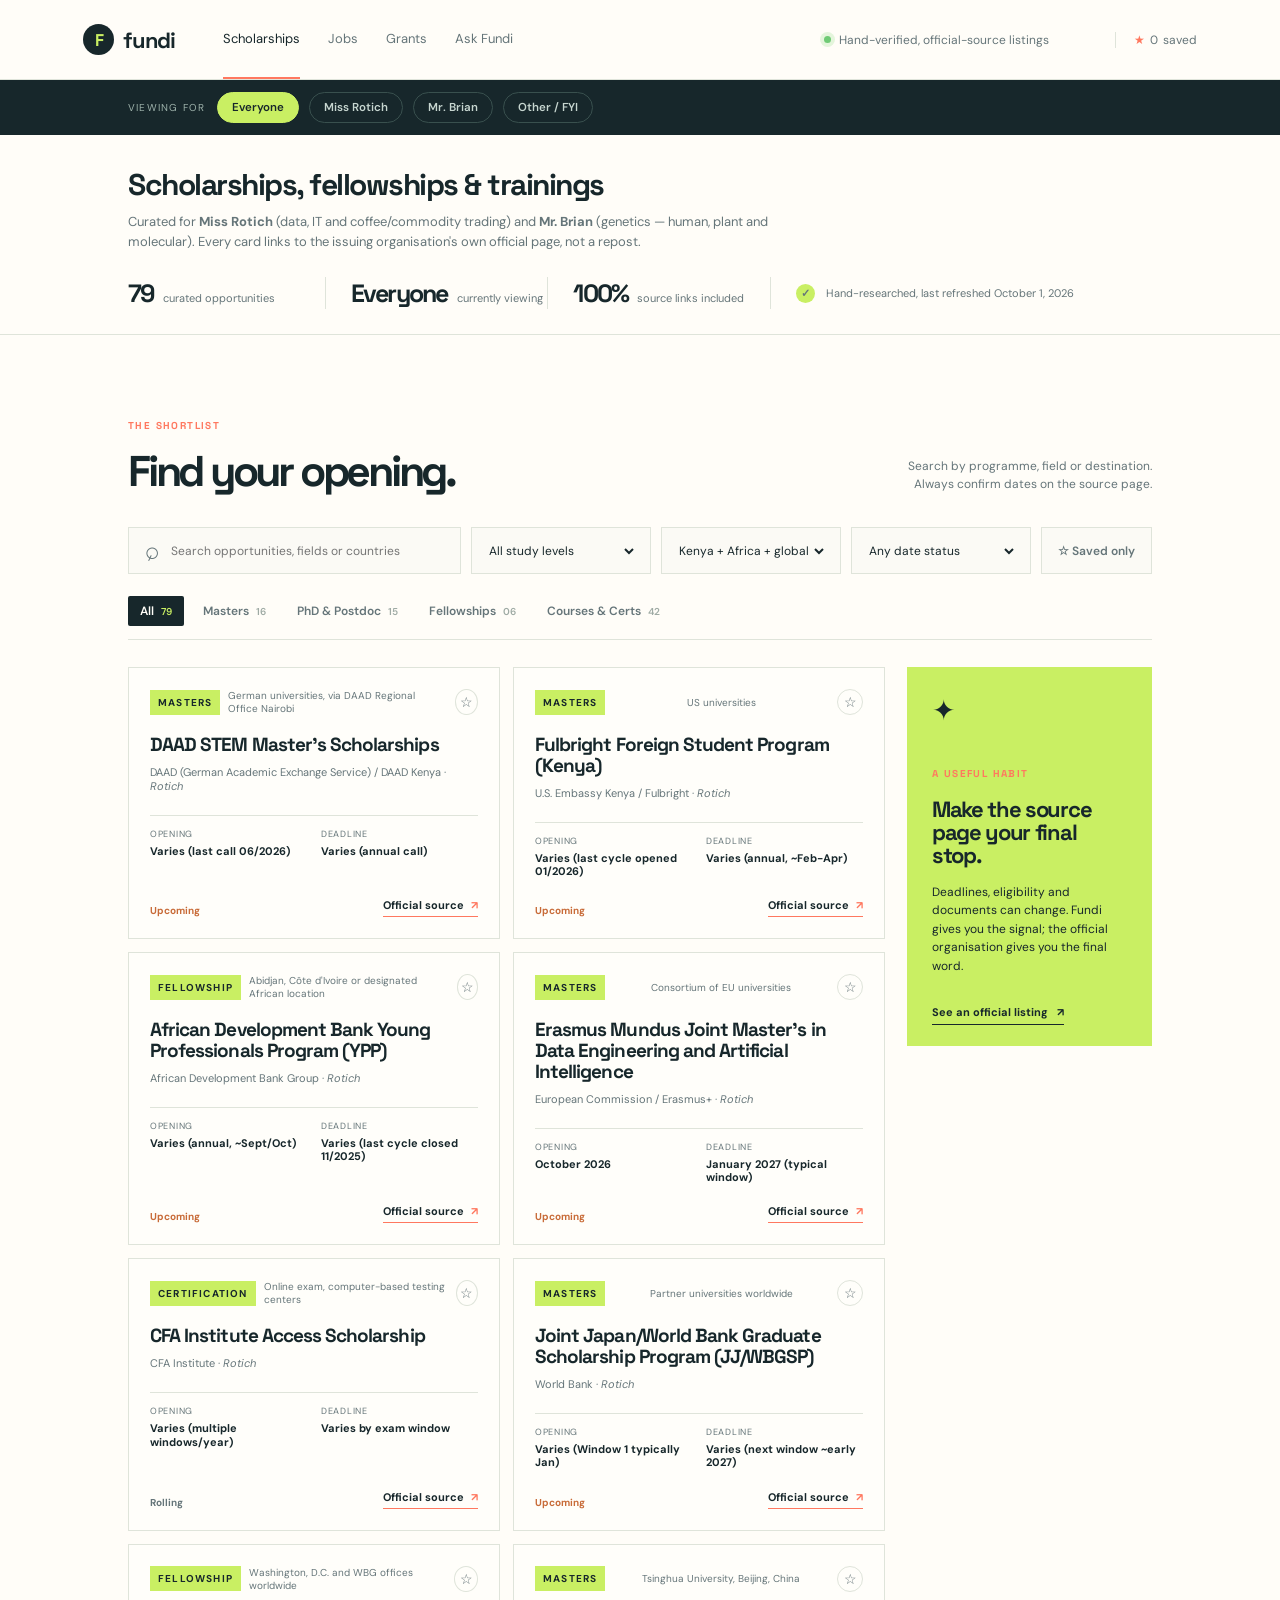
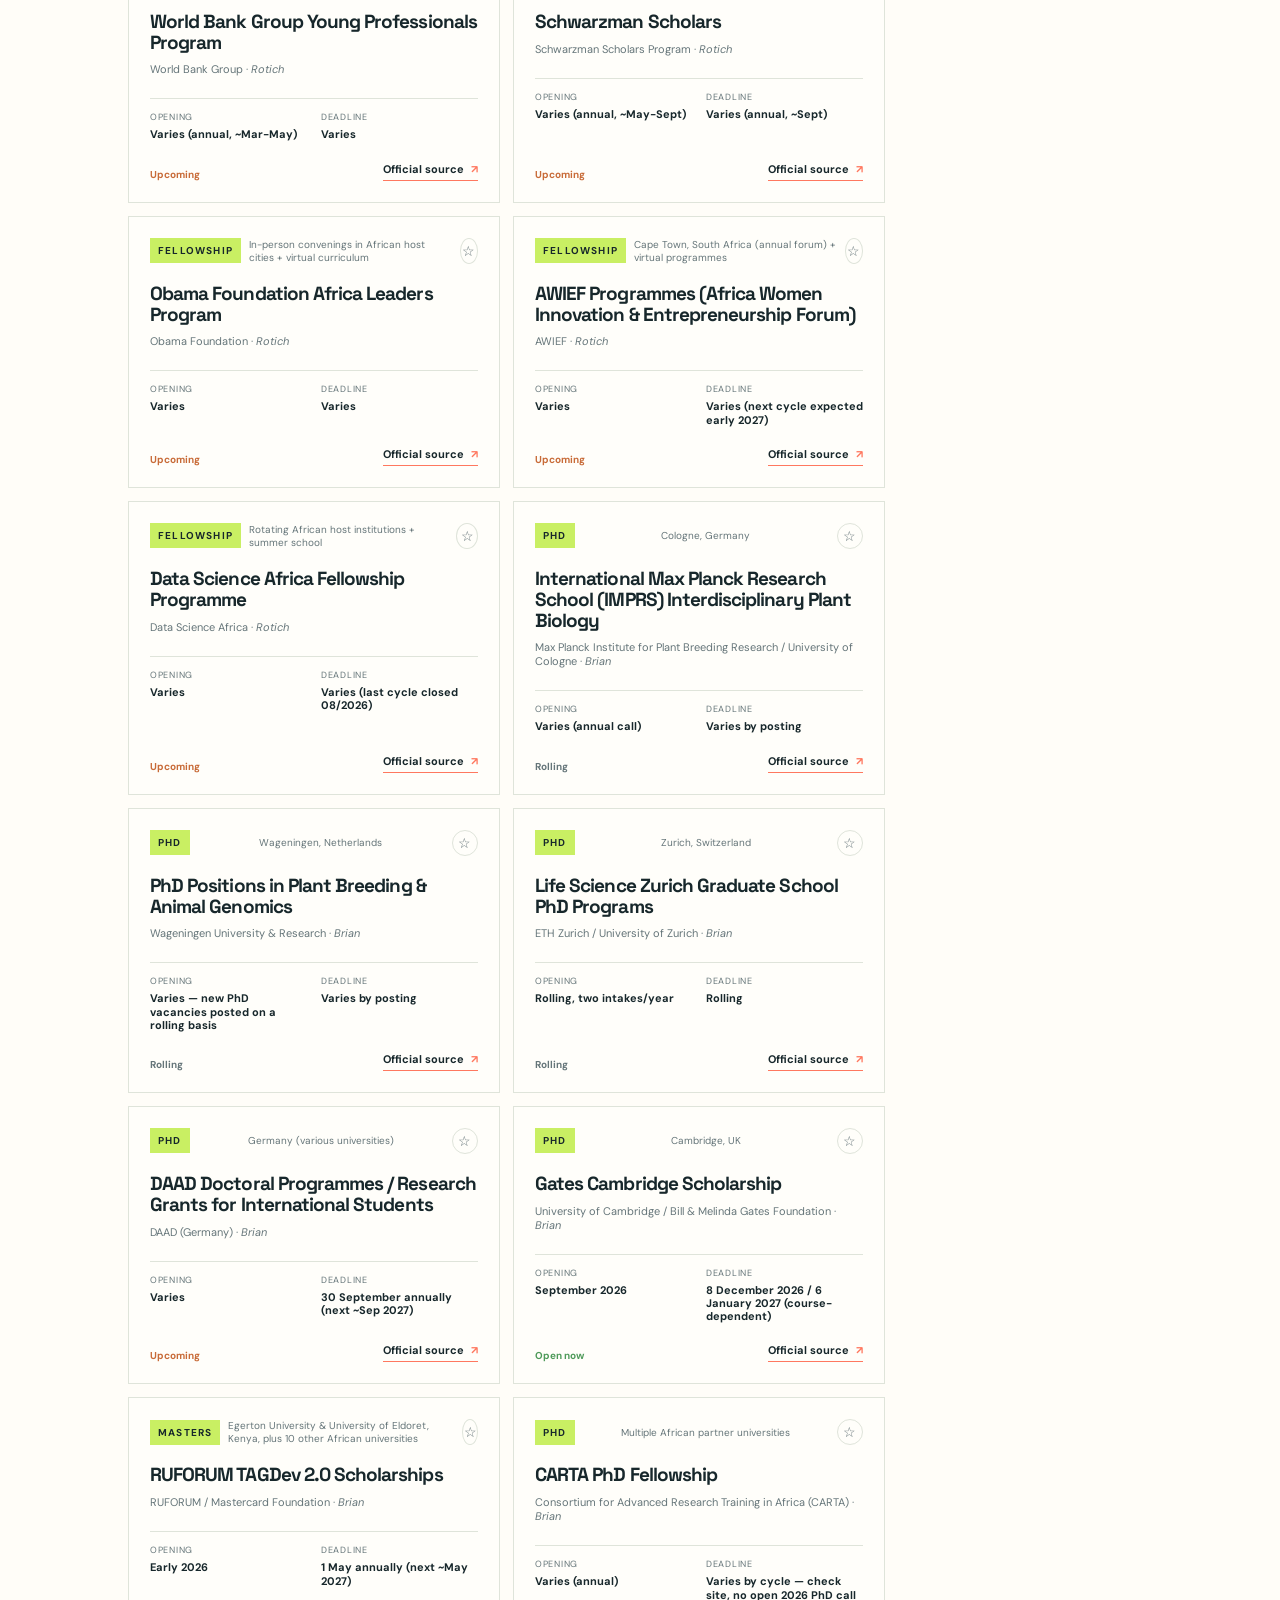
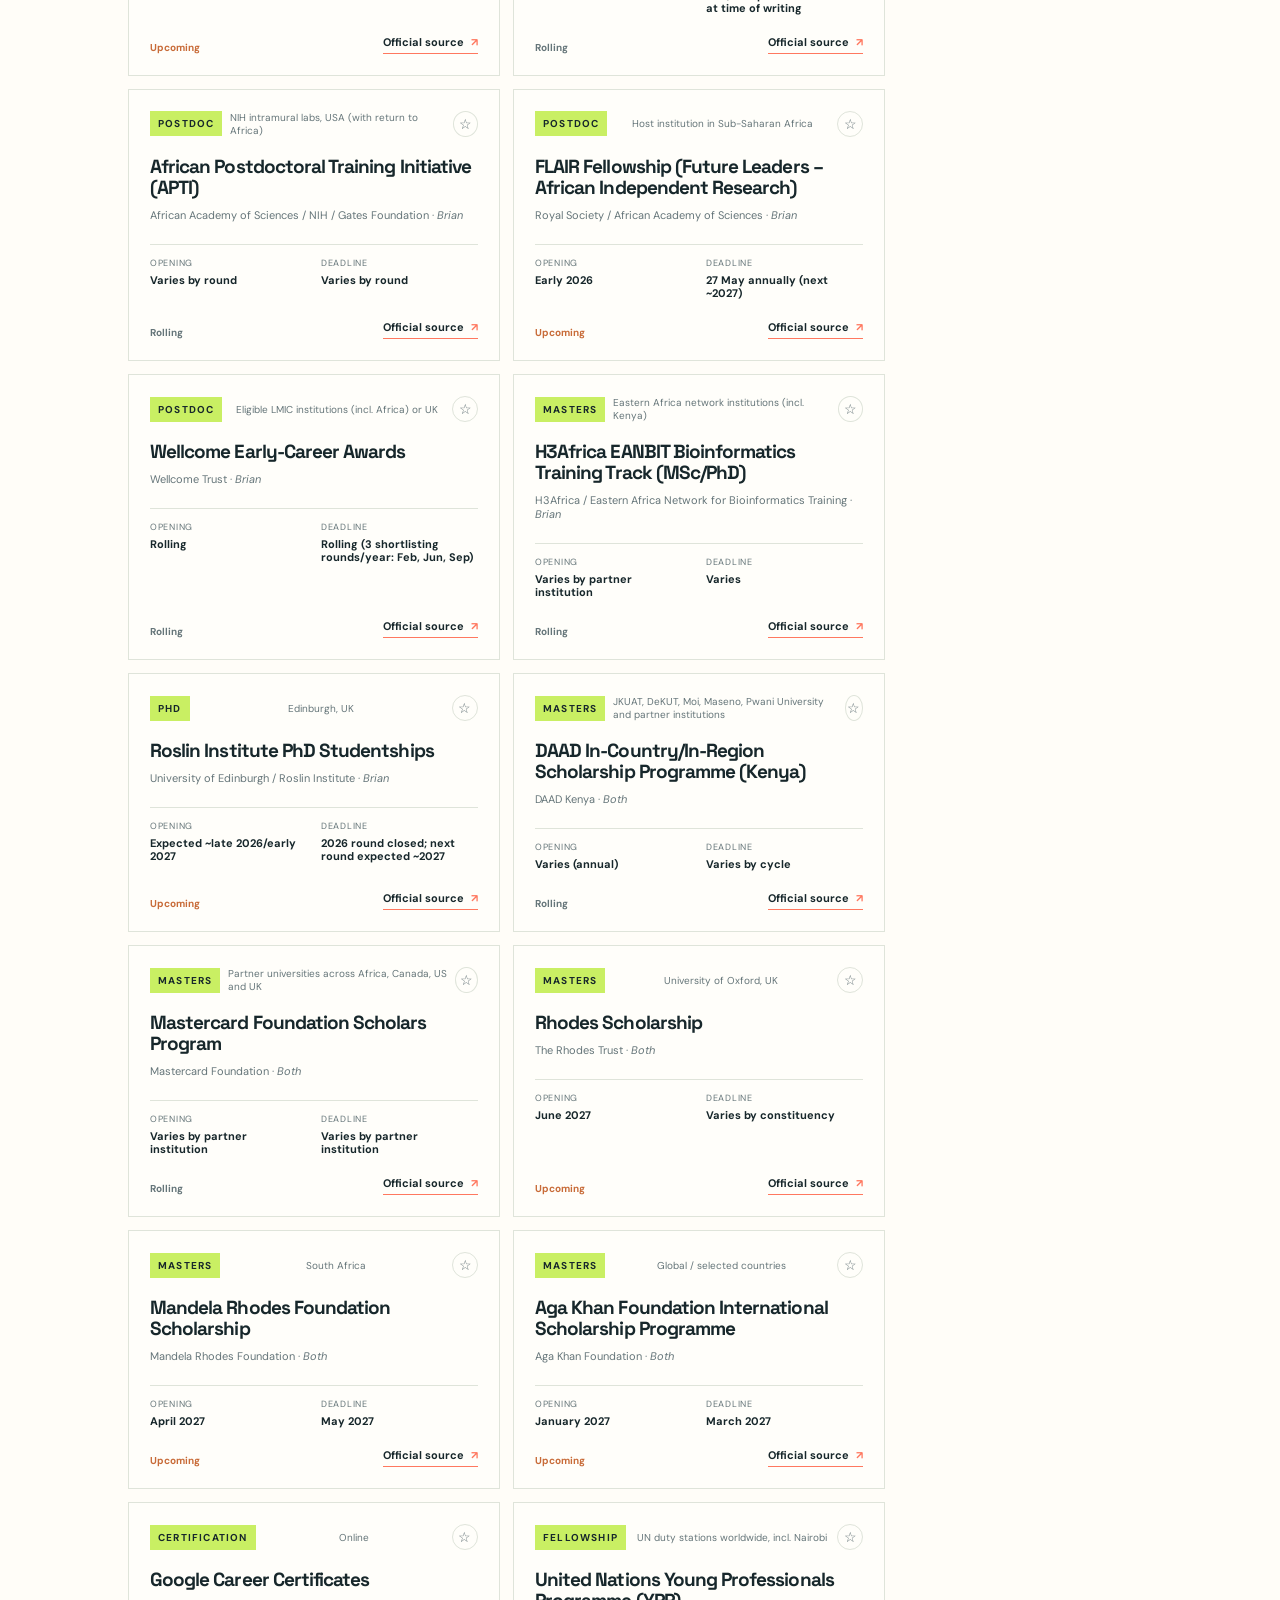
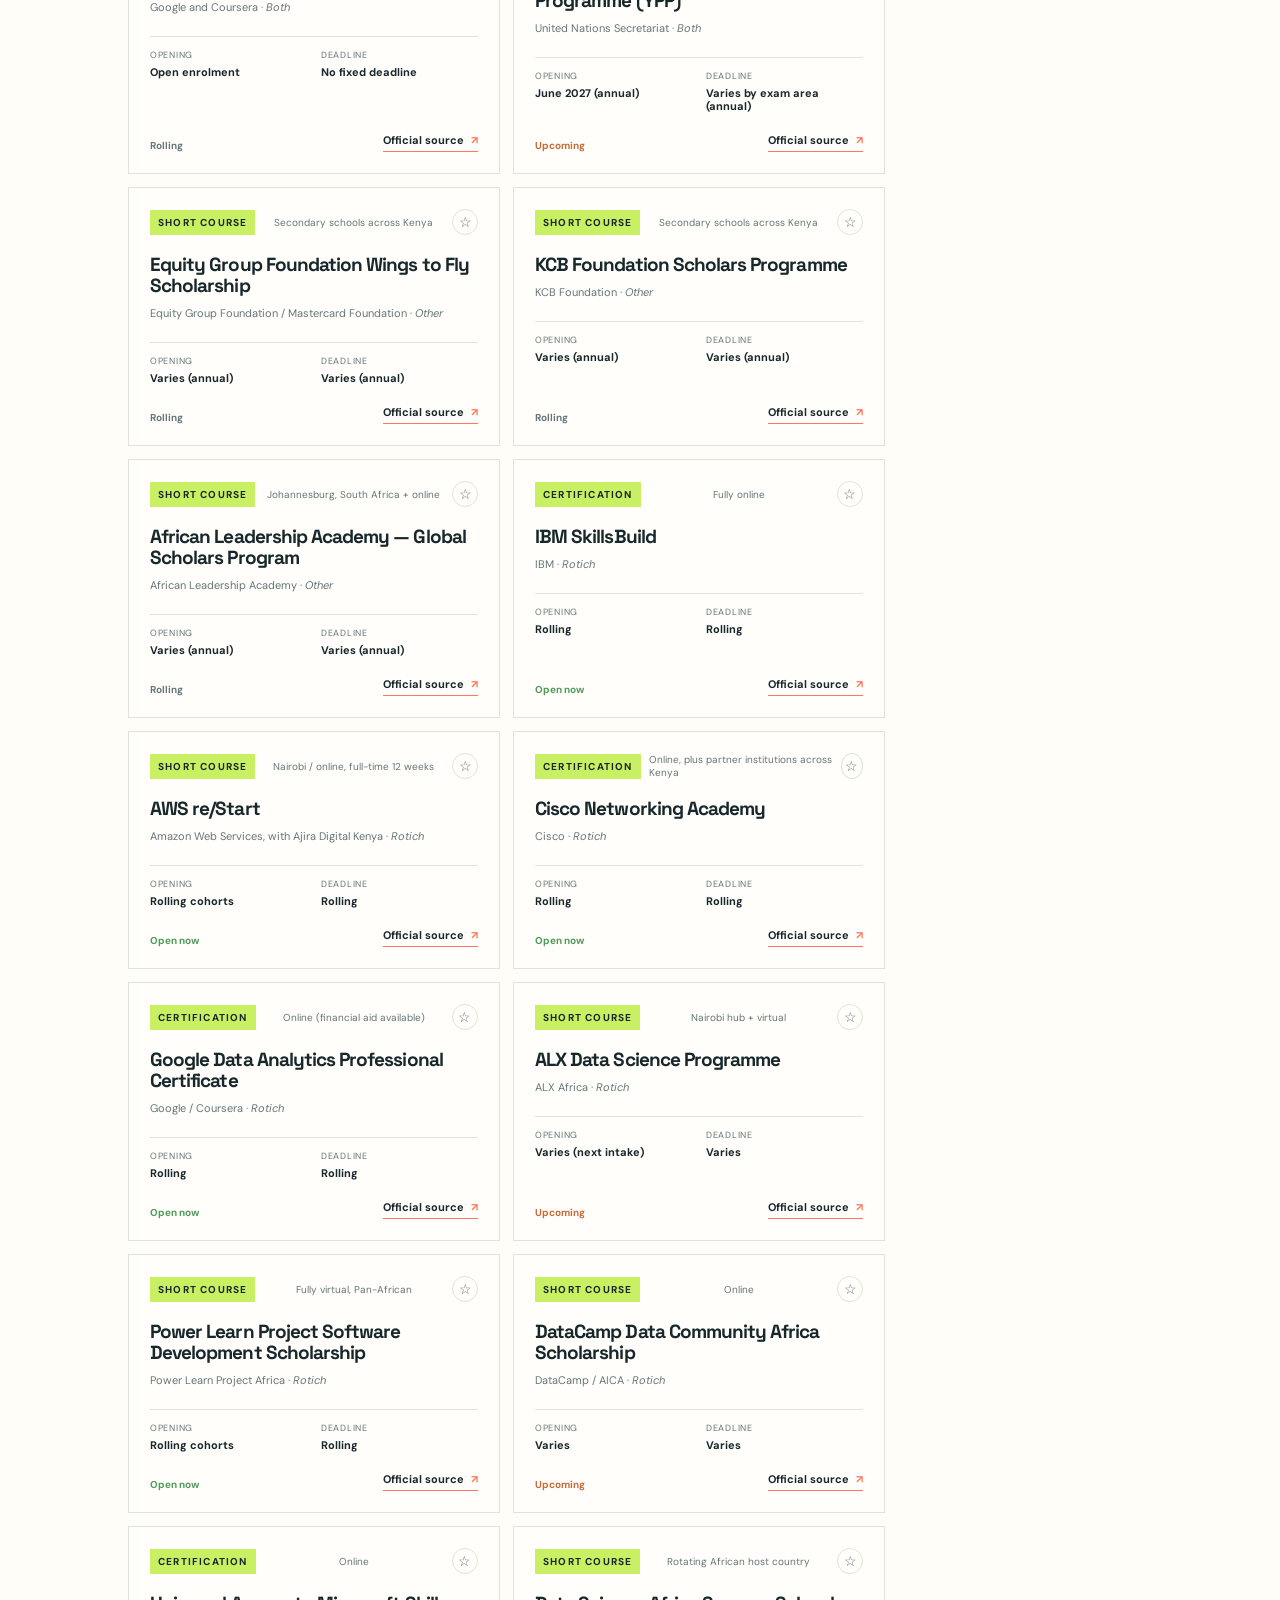
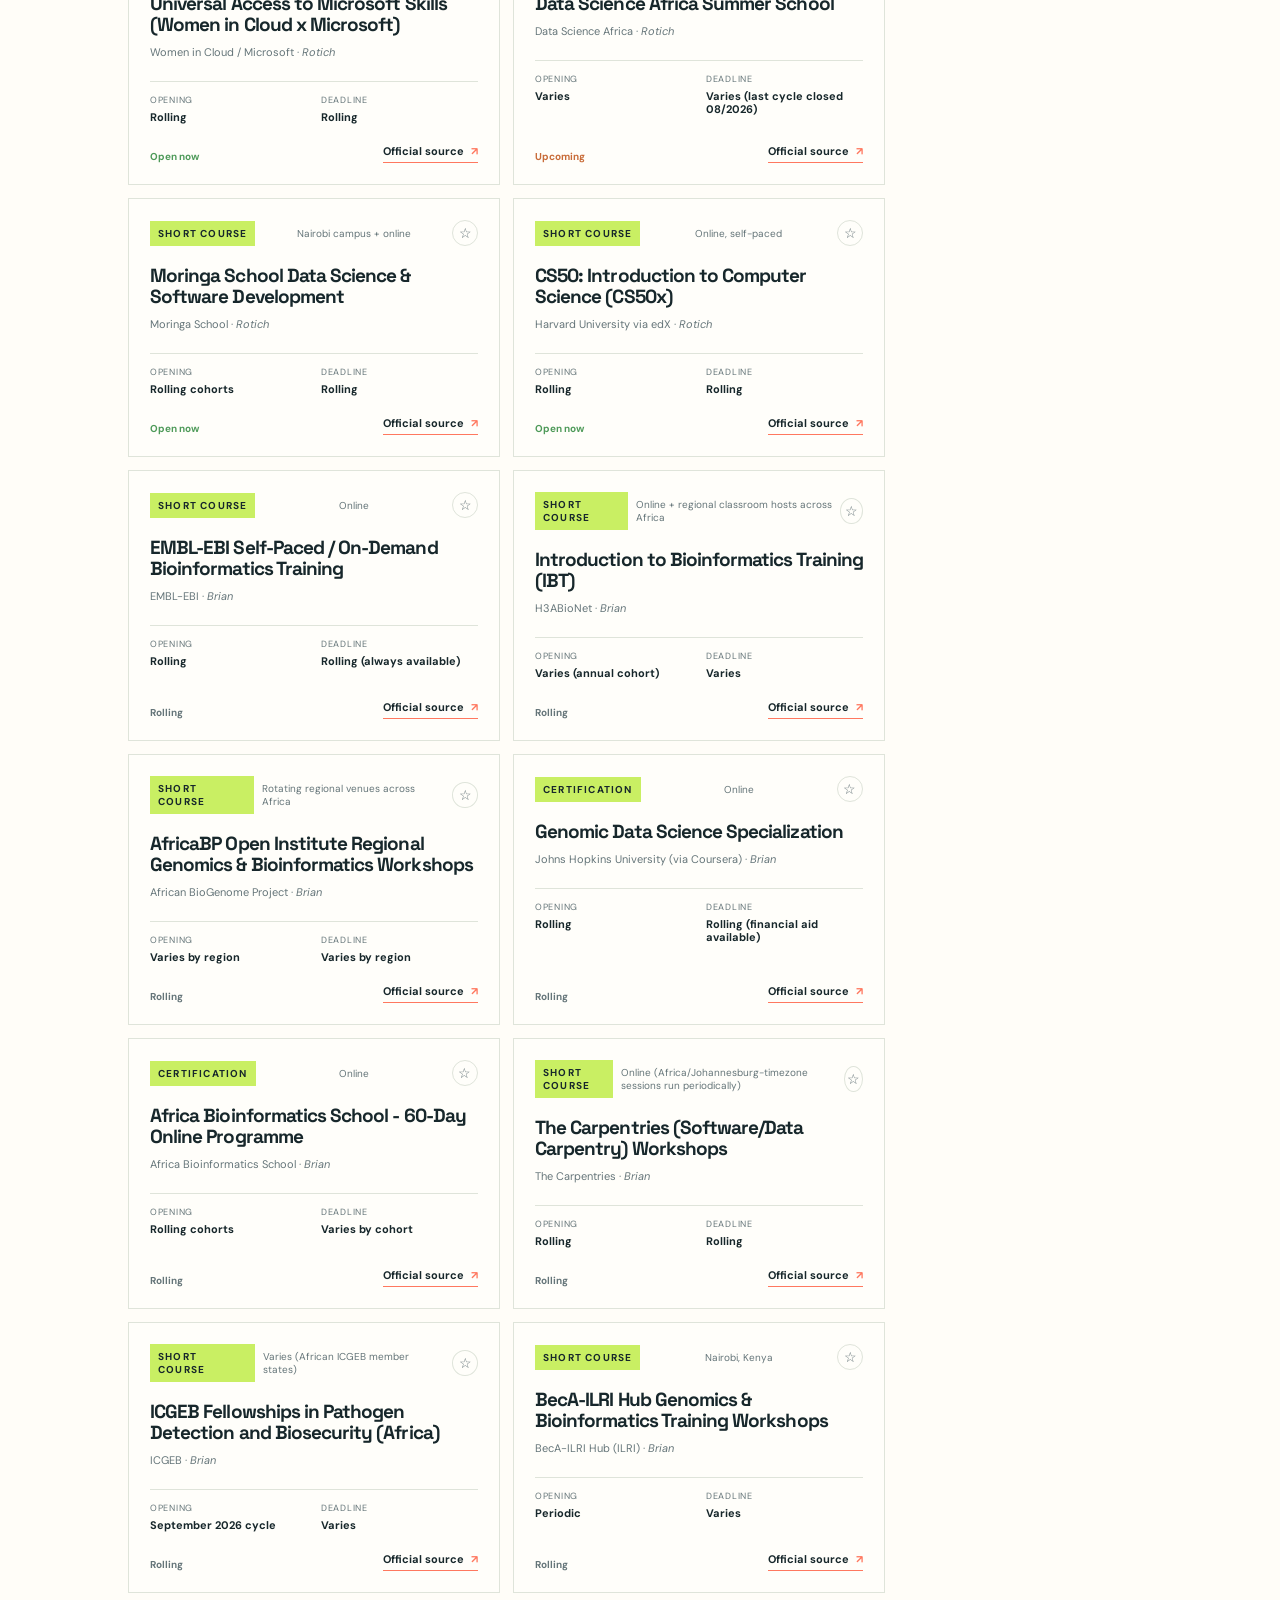
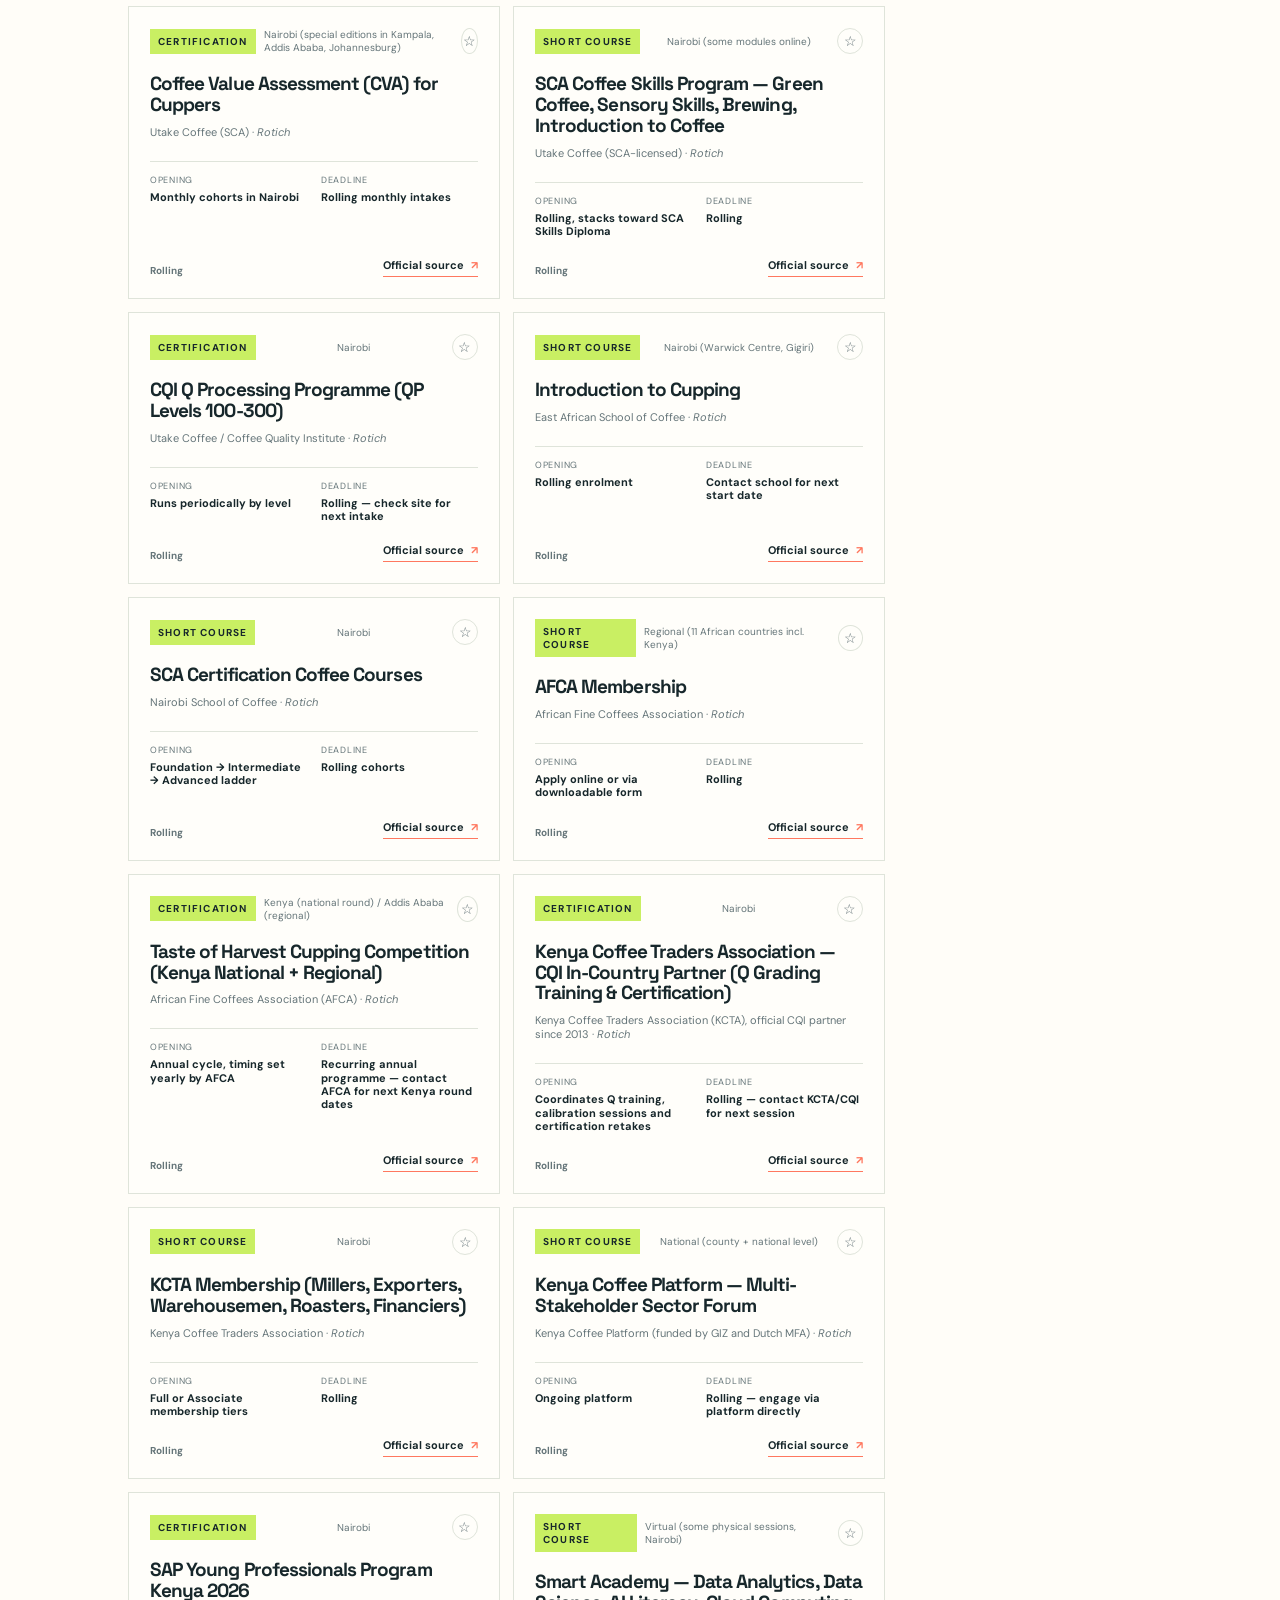
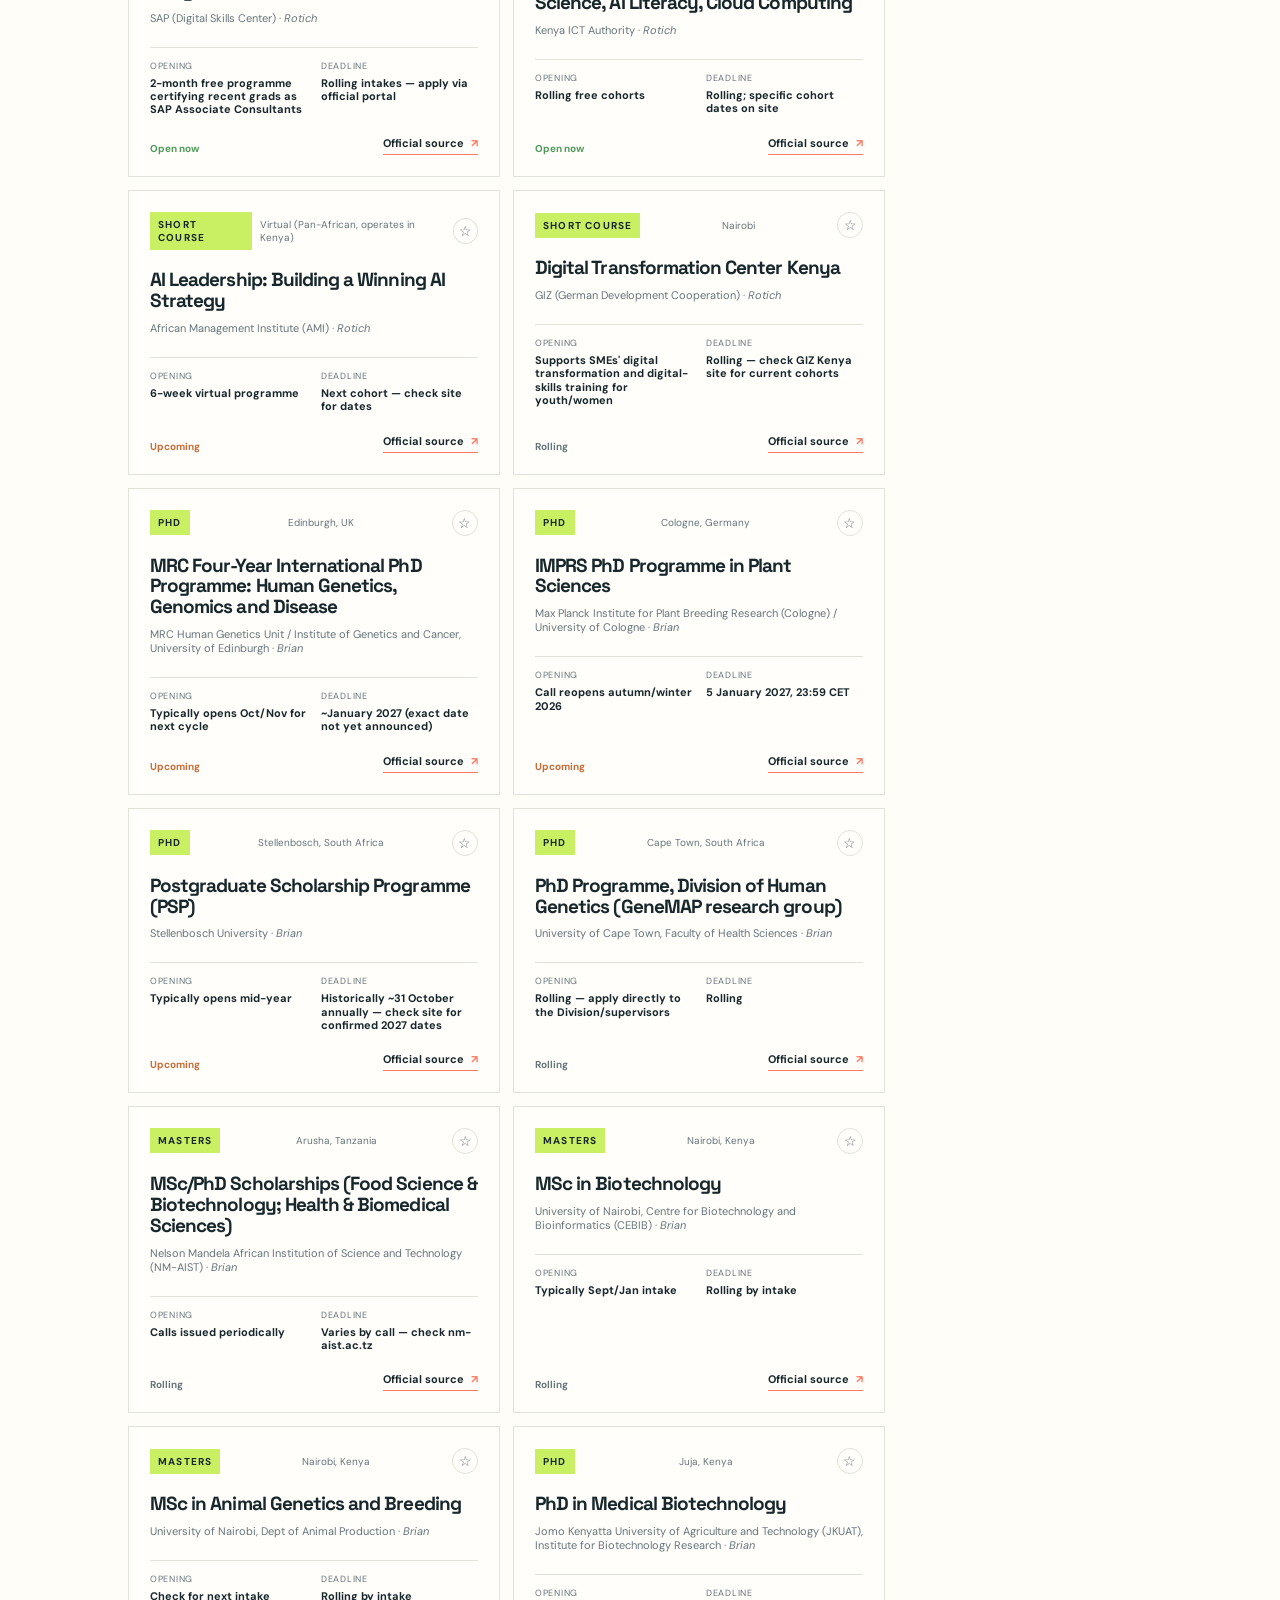
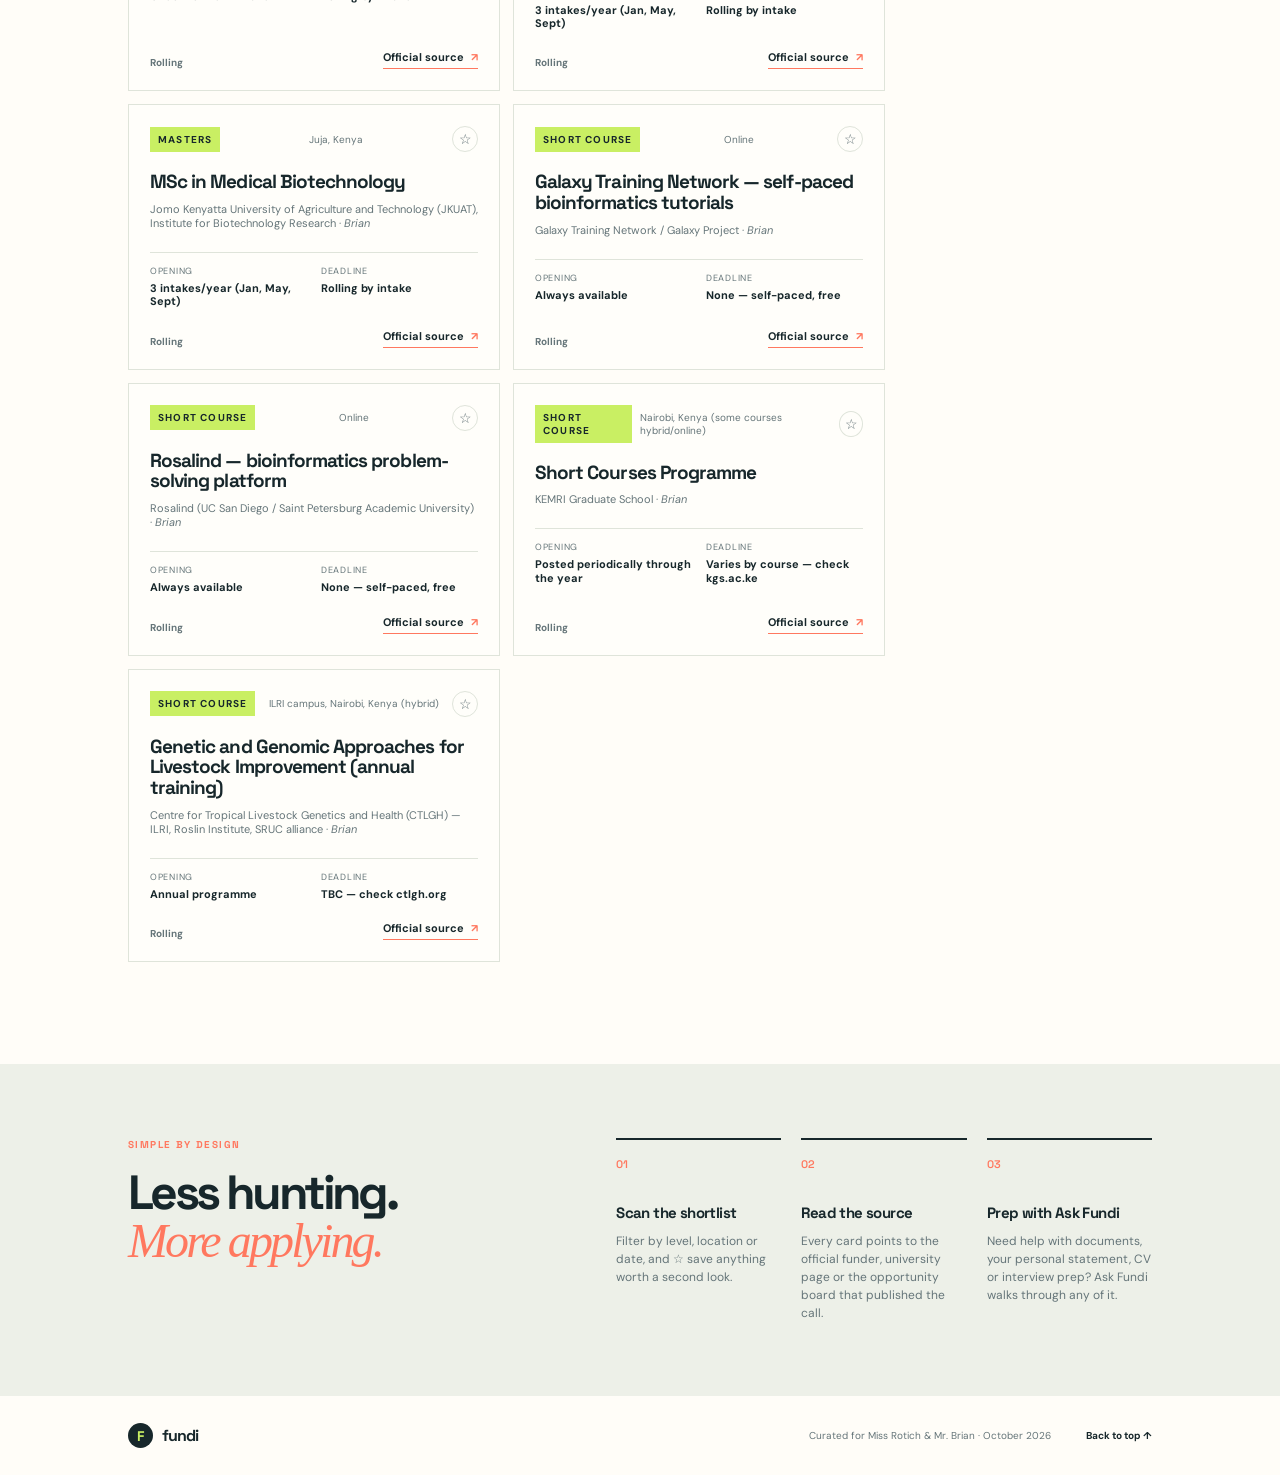
<file: index.html>
<!doctype html>
<html lang="en">
<head>
  <meta charset="UTF-8" />
  <meta http-equiv="refresh" content="0; url=scholarships.html" />
  <title>Fundi</title>
  <link rel="stylesheet" href="style.css" />
</head>
<body>
  <p style="padding:40px;font-family:sans-serif">Redirecting to <a href="scholarships.html">Scholarships</a>… If you are not redirected, choose <a href="scholarships.html">Scholarships</a> or <a href="jobs.html">Jobs</a>.</p>
</body>
</html>
</file>
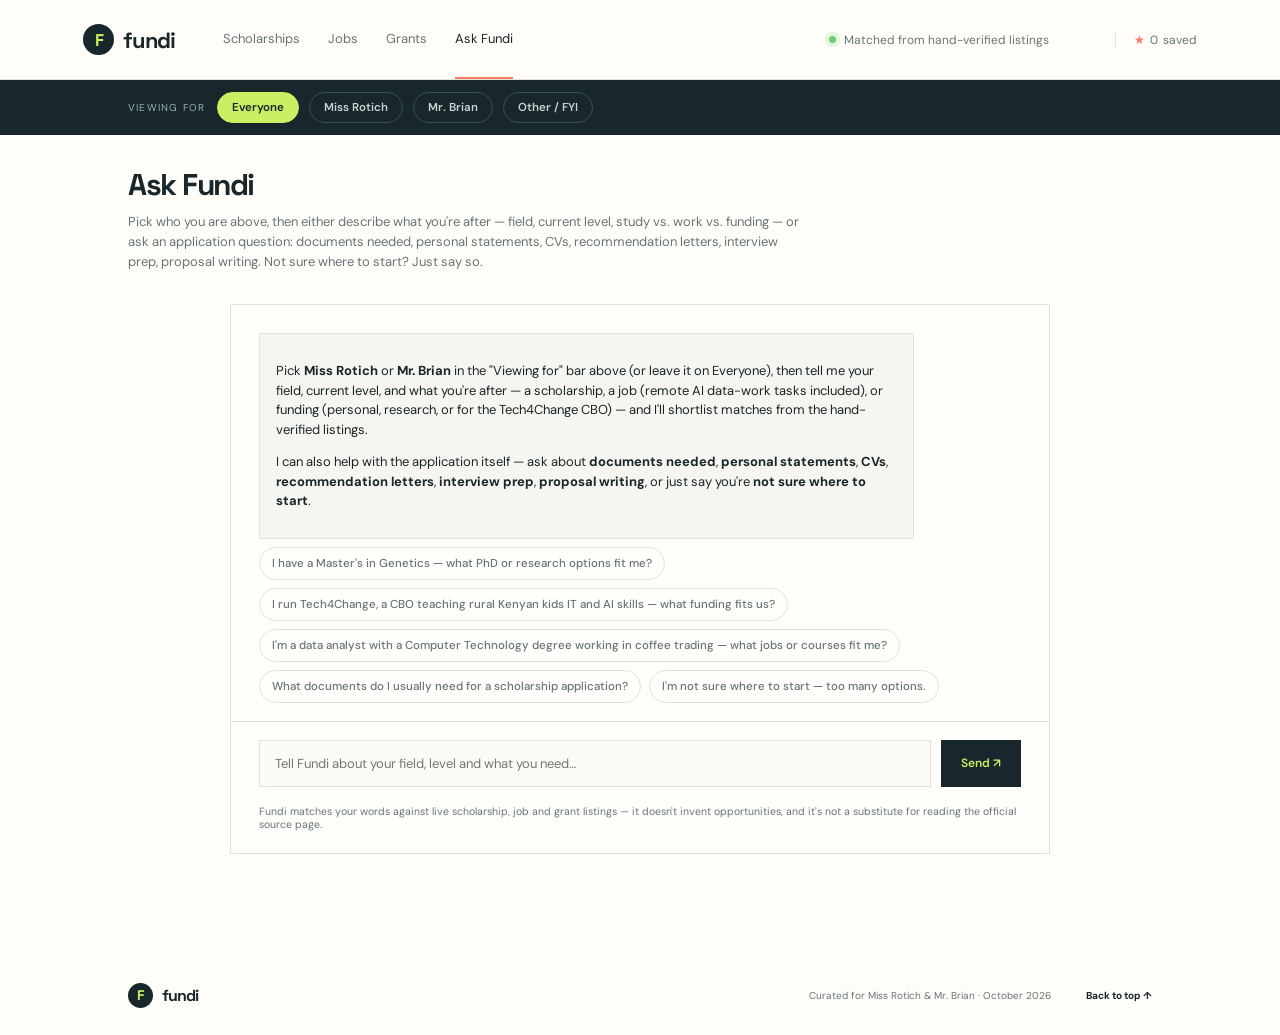
<file: chat.html>
<!doctype html>
<html lang="en">
<head>
  <meta charset="UTF-8" />
  <meta name="viewport" content="width=device-width, initial-scale=1.0" />
  <meta name="description" content="Ask Fundi, built for Miss Rotich and Mr. Brian, shortlists matching scholarships, jobs and grants from hand-verified official sources." />
  <title>Fundi | Ask Fundi</title>
  <link rel="preconnect" href="https://fonts.googleapis.com">
  <link rel="preconnect" href="https://fonts.gstatic.com" crossorigin>
  <link href="https://fonts.googleapis.com/css2?family=DM+Sans:wght@400;500;600;700&family=Space+Grotesk:wght@500;600;700&display=swap" rel="stylesheet">
  <link rel="stylesheet" href="style.css" />
  <link rel="stylesheet" href="chat.css" />
</head>
<body>
  <div class="page-shell">
    <header class="topbar">
      <a class="brand" href="scholarships.html" aria-label="Fundi home"><span class="brand-mark">F</span><span>fundi</span></a>
      <nav class="topnav" aria-label="Primary navigation">
        <a href="scholarships.html">Scholarships</a>
        <a href="jobs.html">Jobs</a>
        <a href="grants.html">Grants</a>
        <a class="active" href="chat.html">Ask Fundi</a>
      </nav>
      <div class="source-pill"><span class="pulse"></span>Matched from hand-verified listings</div>
      <span class="saved-indicator" data-saved-indicator hidden><span class="save-star">★</span><span data-saved-count>0</span> saved</span>
    </header>

    <div class="profile-bar" role="tablist" aria-label="Viewing opportunities for">
      <span class="profile-bar-label">Viewing for</span>
      <button class="profile-pill" data-profile="all">Everyone</button>
      <button class="profile-pill" data-profile="rotich">Miss Rotich</button>
      <button class="profile-pill" data-profile="brian">Mr. Brian</button>
      <button class="profile-pill" data-profile="other">Other / FYI</button>
    </div>

    <main id="top">
      <div class="page-heading">
        <h1>Ask Fundi</h1>
        <p>Pick who you are above, then either describe what you're after — field, current level, study vs. work vs. funding — or ask an application question: documents needed, personal statements, CVs, recommendation letters, interview prep, proposal writing. Not sure where to start? Just say so.</p>
      </div>

      <section class="content-section chat-section">
        <div class="chat-shell">
          <div class="chat-log" id="chatLog" aria-live="polite"></div>
          <div class="chat-suggestions" id="chatSuggestions">
            <button type="button" class="chip">I have a Master's in Genetics — what PhD or research options fit me?</button>
            <button type="button" class="chip">I run Tech4Change, a CBO teaching rural Kenyan kids IT and AI skills — what funding fits us?</button>
            <button type="button" class="chip">I'm a data analyst with a Computer Technology degree working in coffee trading — what jobs or courses fit me?</button>
            <button type="button" class="chip">What documents do I usually need for a scholarship application?</button>
            <button type="button" class="chip">I'm not sure where to start — too many options.</button>
          </div>
          <form class="chat-input-row" id="chatForm">
            <input id="chatInput" type="text" placeholder="Tell Fundi about your field, level and what you need…" autocomplete="off" />
            <button type="submit" class="chat-send">Send <span>↗</span></button>
          </form>
          <p class="chat-note">Fundi matches your words against live scholarship, job and grant listings — it doesn't invent opportunities, and it's not a substitute for reading the official source page.</p>
        </div>
      </section>
    </main>
    <footer><a class="brand" href="scholarships.html"><span class="brand-mark">F</span><span>fundi</span></a><span>Curated for Miss Rotich &amp; Mr. Brian · October 2026</span><a href="#top">Back to top ↑</a></footer>
  </div>
  <script src="data/scholarships-data.js"></script>
  <script src="data/jobs-data.js"></script>
  <script src="data/grants-data.js"></script>
  <script src="js/profile.js"></script>
  <script src="js/saved.js"></script>
  <script src="js/chat-app.js"></script>
</body>
</html>
</file>
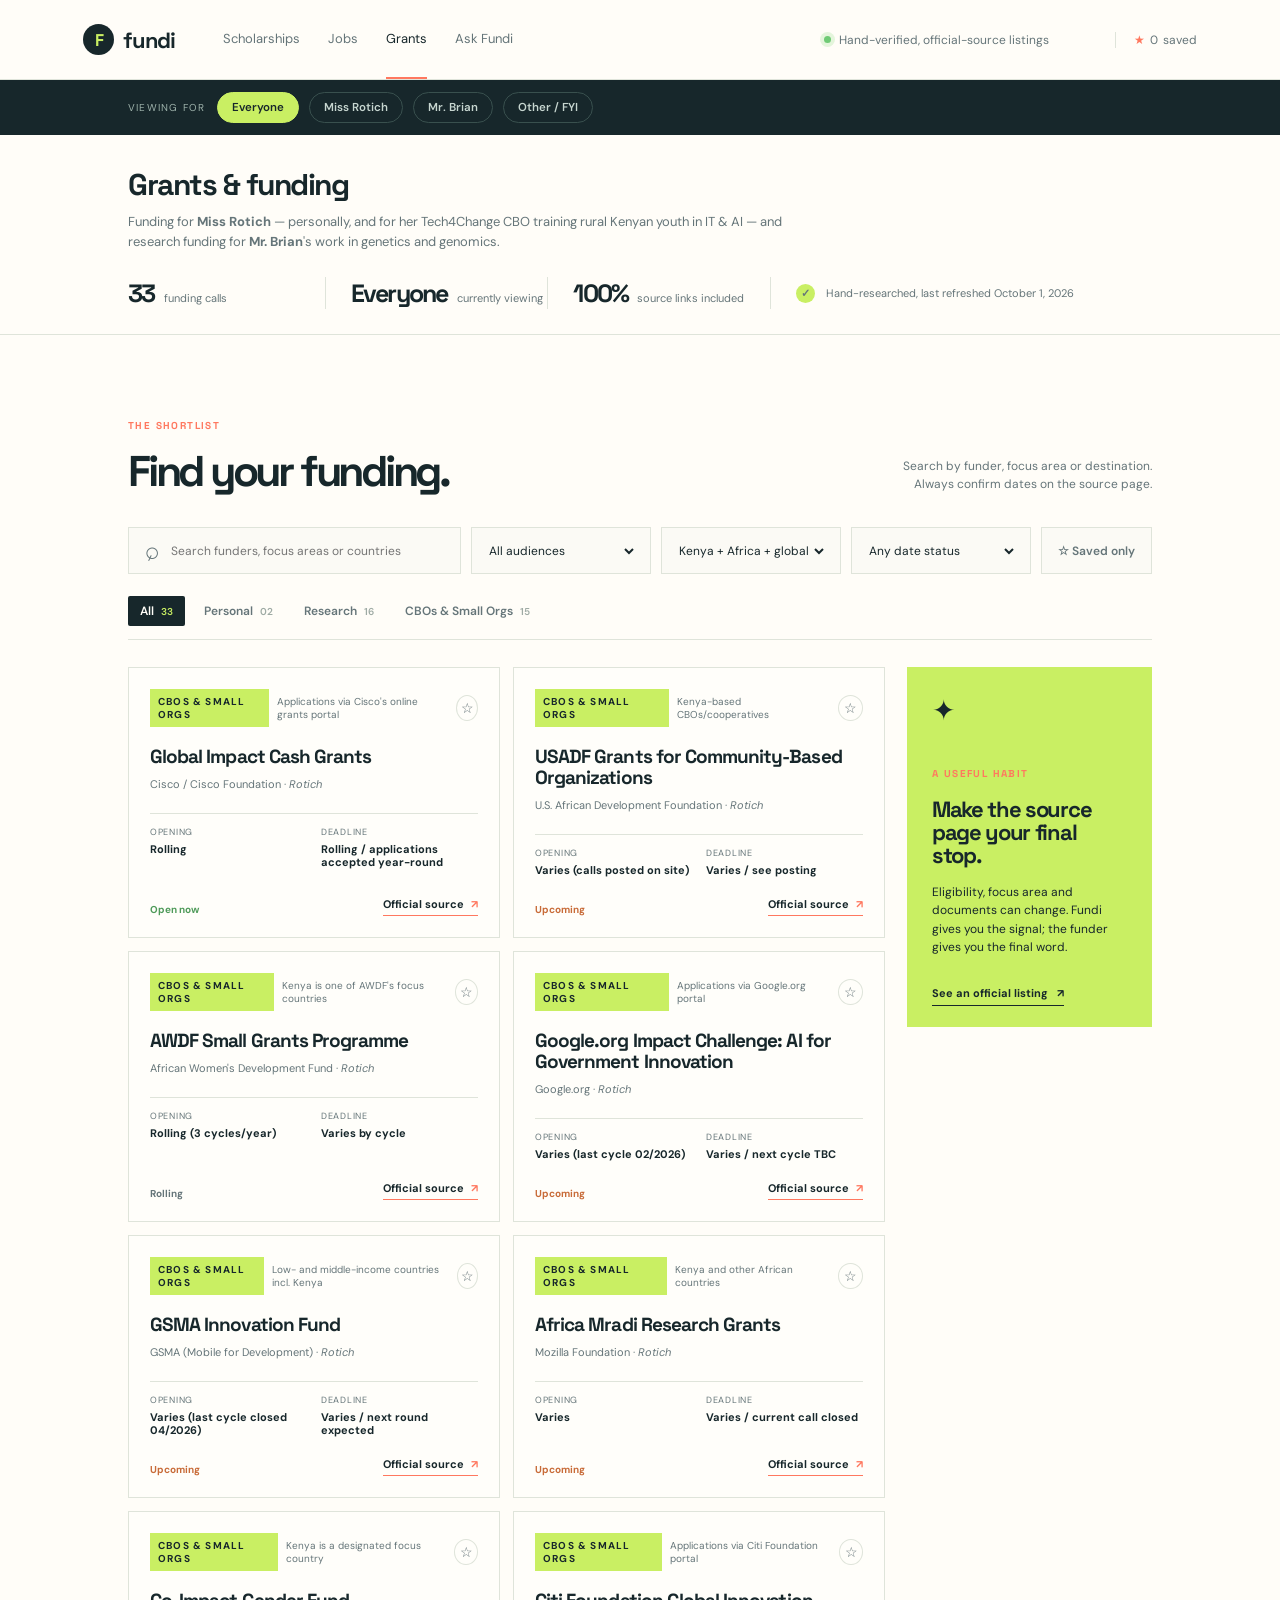
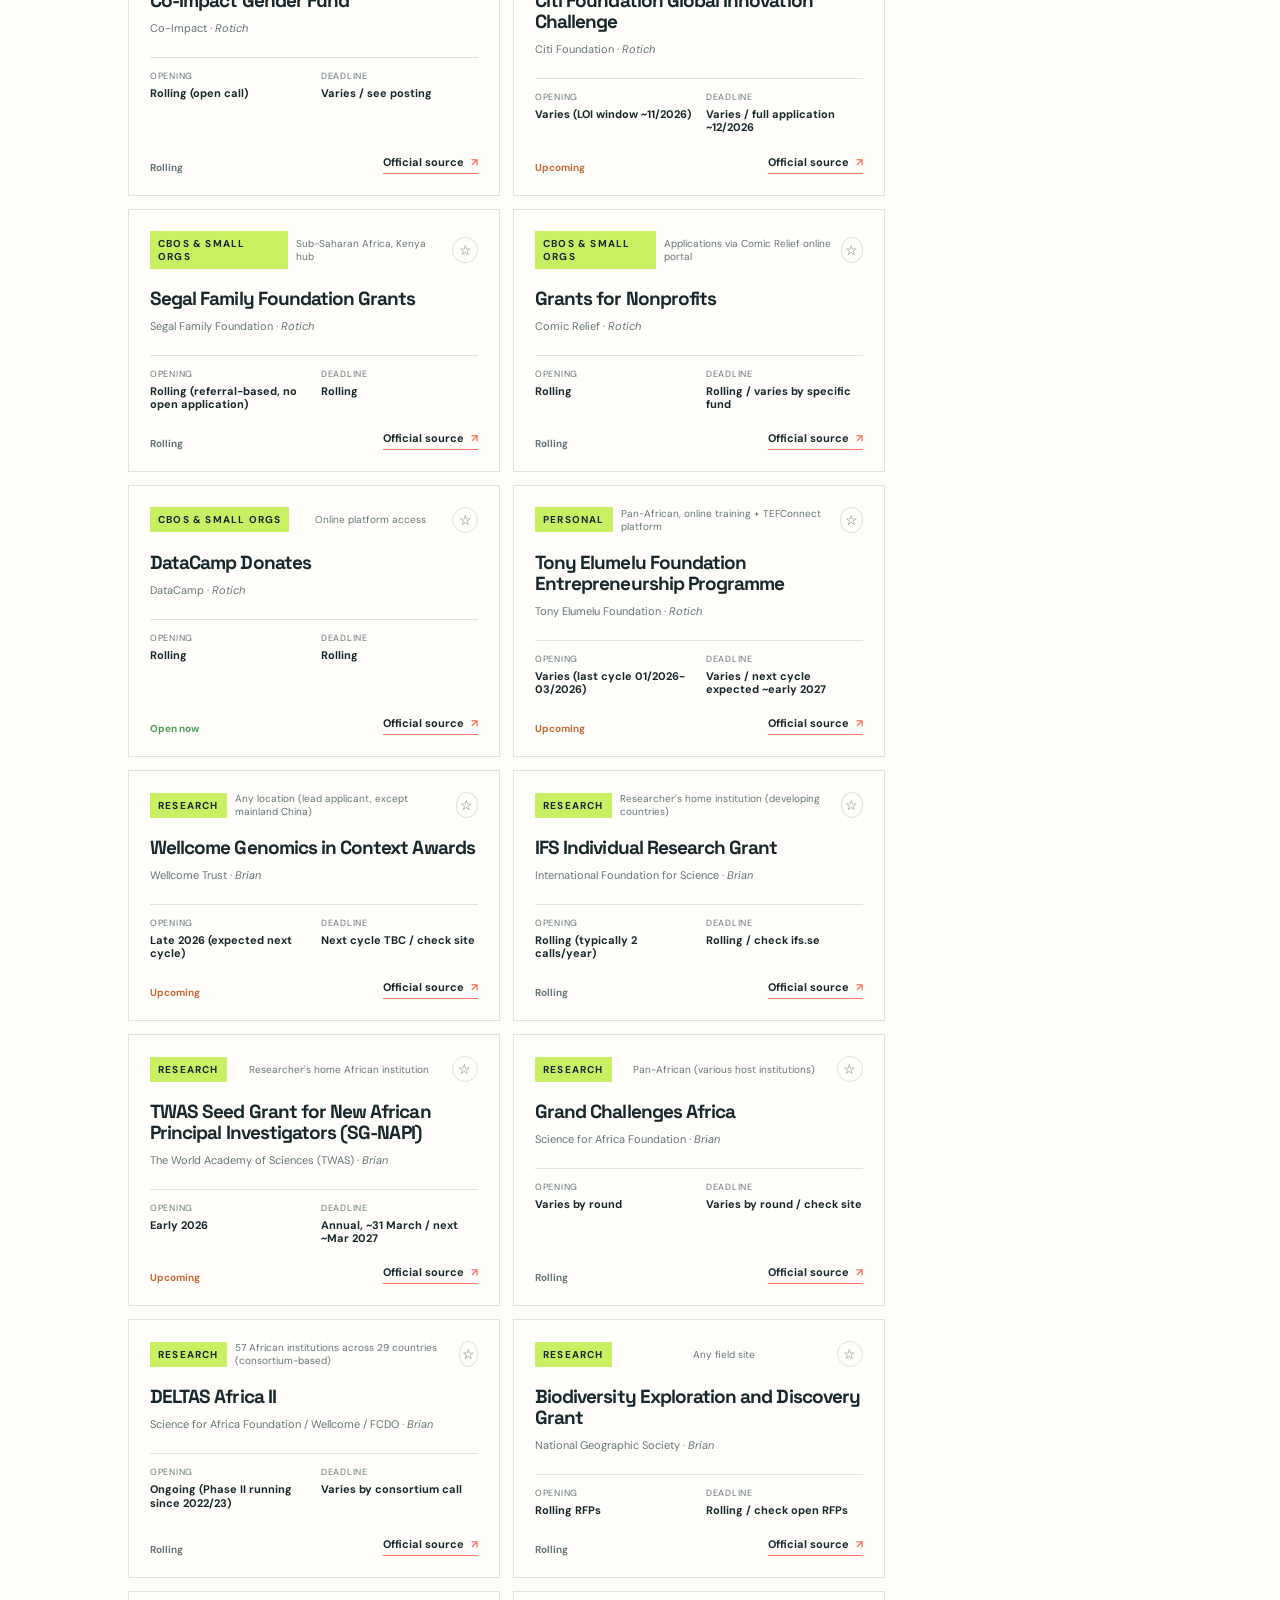
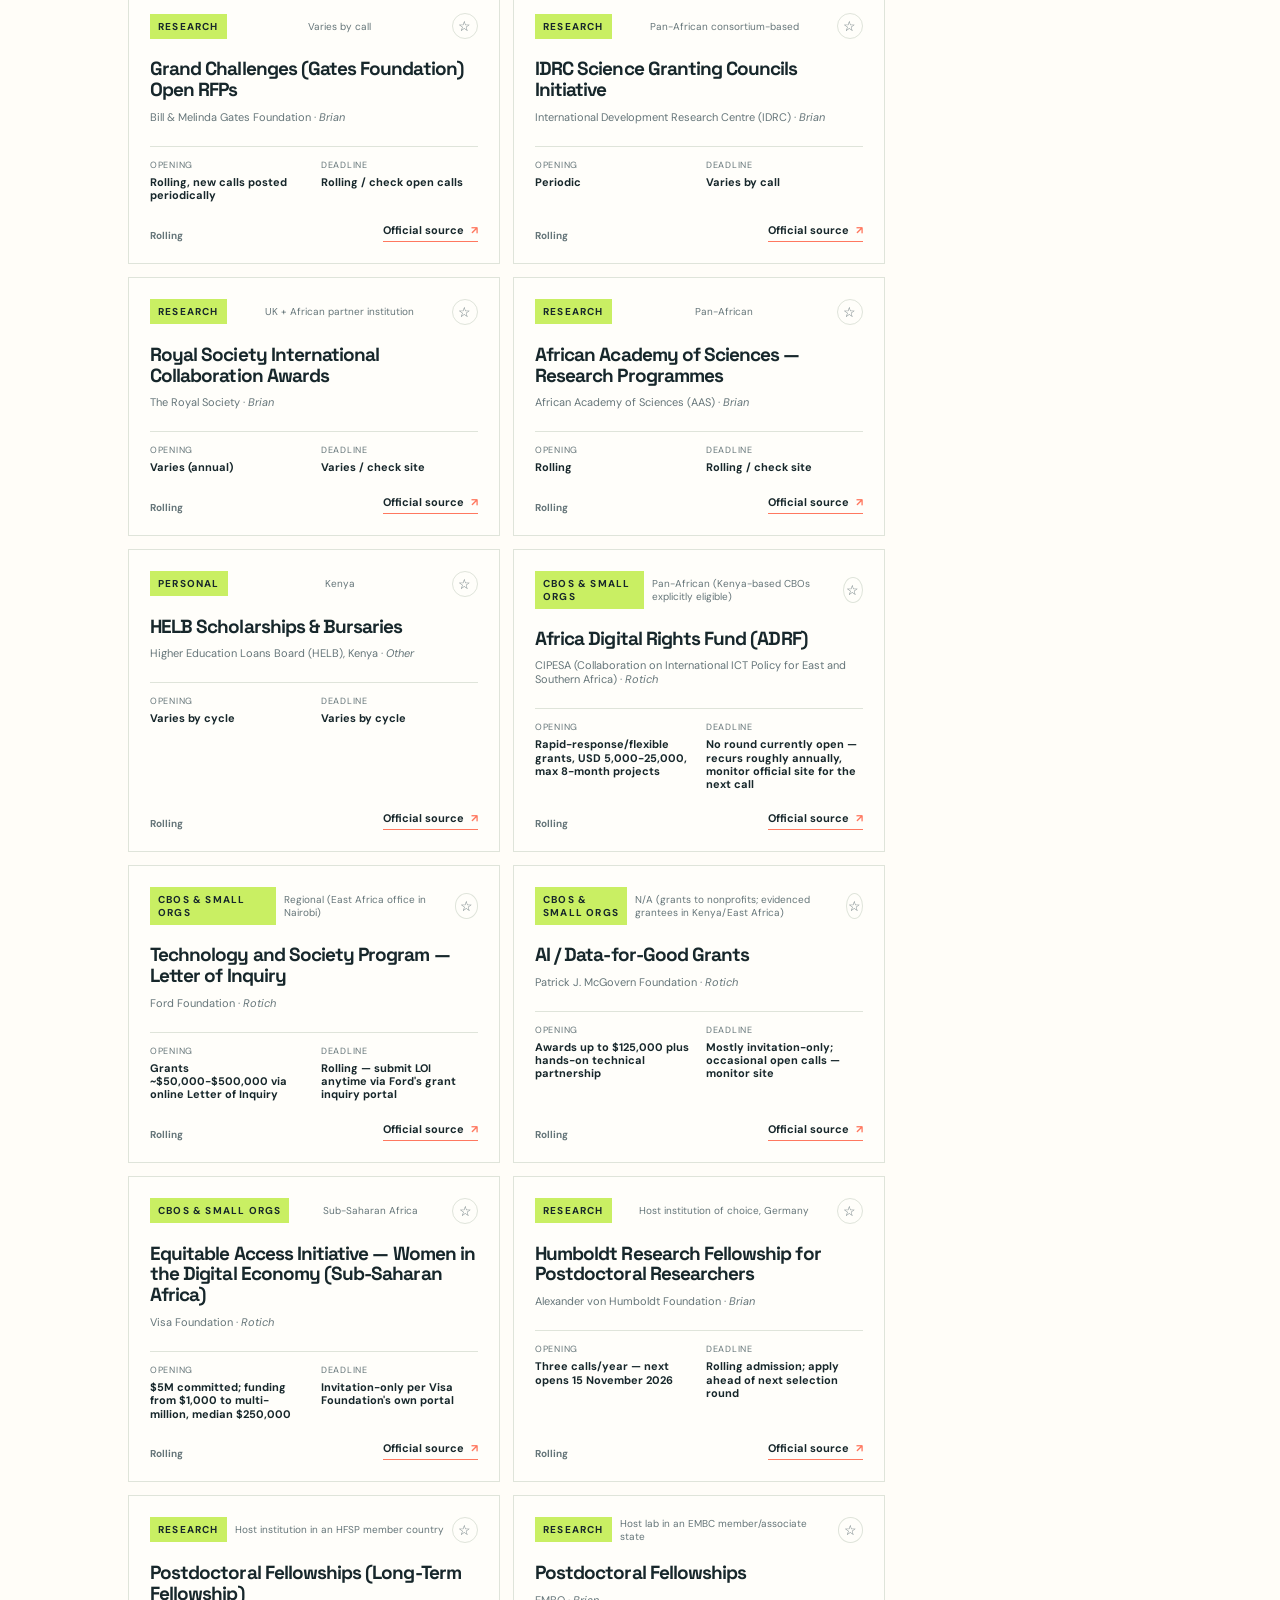
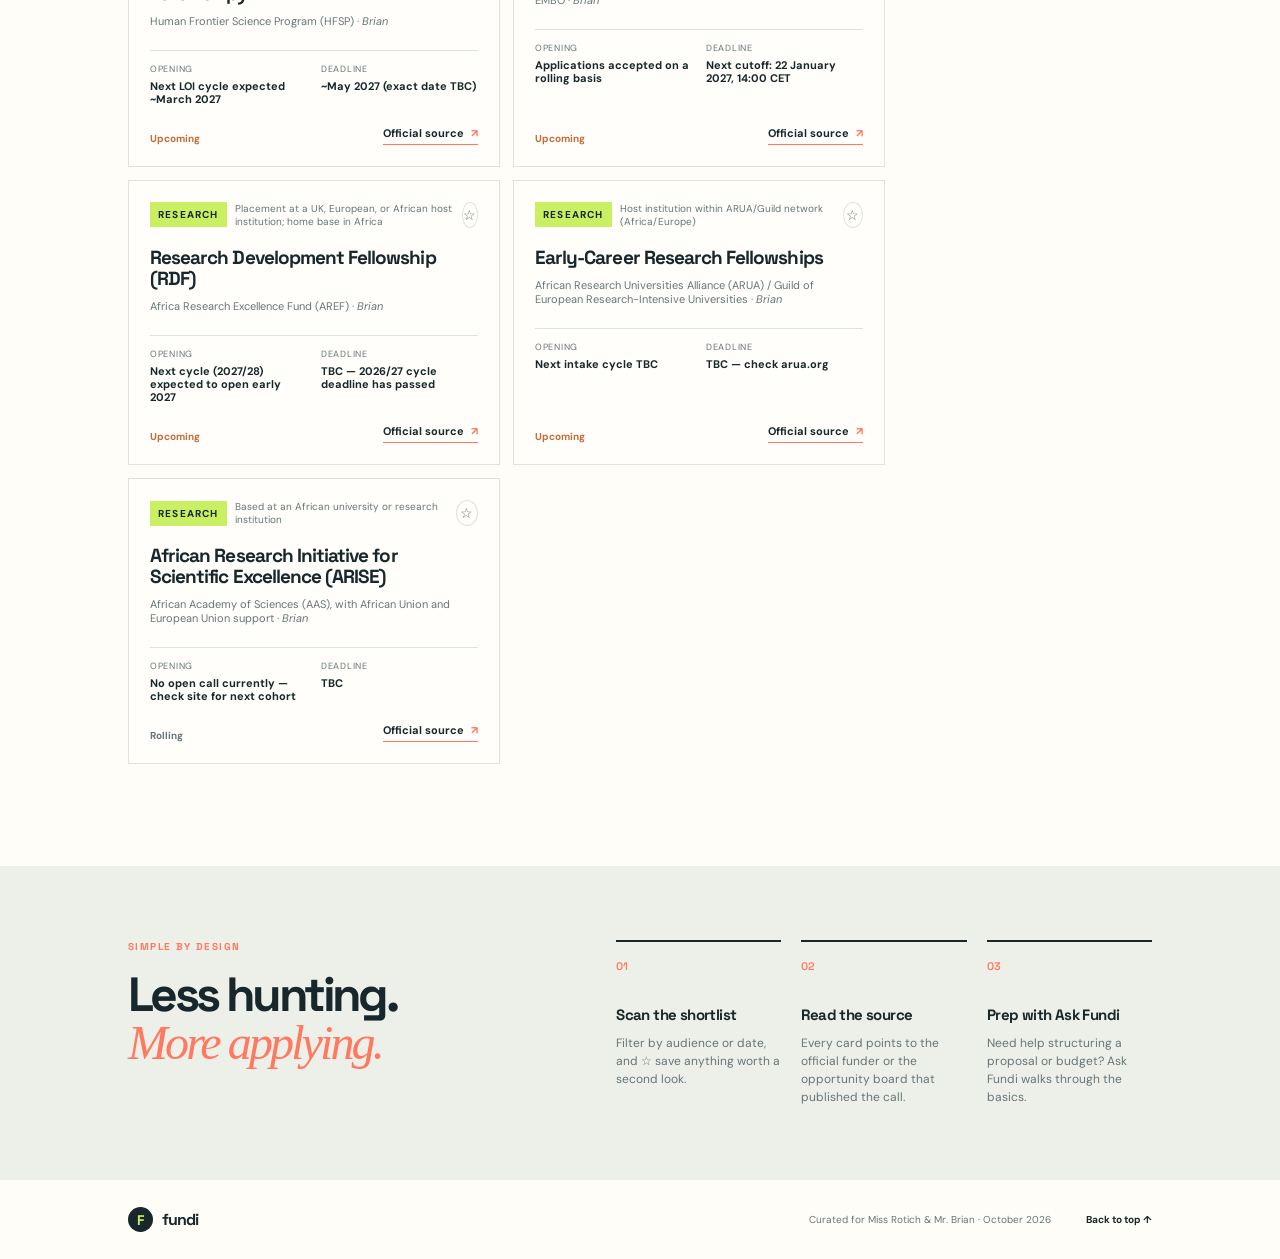
<file: grants.html>
<!doctype html>
<html lang="en">
<head>
  <meta charset="UTF-8" />
  <meta name="viewport" content="width=device-width, initial-scale=1.0" />
  <meta name="description" content="A source-linked grants and funding finder for Miss Rotich (personal/Tech4Change CBO funding) and Mr. Brian (research funding in genetics)." />
  <title>Fundi | Grants &amp; funding</title>
  <link rel="preconnect" href="https://fonts.googleapis.com">
  <link rel="preconnect" href="https://fonts.gstatic.com" crossorigin>
  <link href="https://fonts.googleapis.com/css2?family=DM+Sans:wght@400;500;600;700&family=Space+Grotesk:wght@500;600;700&display=swap" rel="stylesheet">
  <link rel="stylesheet" href="style.css" />
</head>
<body>
  <div class="page-shell">
    <header class="topbar">
      <a class="brand" href="scholarships.html" aria-label="Fundi home"><span class="brand-mark">F</span><span>fundi</span></a>
      <nav class="topnav" aria-label="Primary navigation">
        <a href="scholarships.html">Scholarships</a>
        <a href="jobs.html">Jobs</a>
        <a class="active" href="grants.html">Grants</a>
        <a href="chat.html">Ask Fundi</a>
      </nav>
      <div class="source-pill"><span class="pulse"></span>Hand-verified, official-source listings</div>
      <span class="saved-indicator" data-saved-indicator hidden><span class="save-star">★</span><span data-saved-count>0</span> saved</span>
    </header>

    <div class="profile-bar" role="tablist" aria-label="Viewing opportunities for">
      <span class="profile-bar-label">Viewing for</span>
      <button class="profile-pill" data-profile="all">Everyone</button>
      <button class="profile-pill" data-profile="rotich">Miss Rotich</button>
      <button class="profile-pill" data-profile="brian">Mr. Brian</button>
      <button class="profile-pill" data-profile="other">Other / FYI</button>
    </div>

    <main id="top">
      <div class="page-heading">
        <h1>Grants &amp; funding</h1>
        <p>Funding for <strong>Miss Rotich</strong> — personally, and for her Tech4Change CBO training rural Kenyan youth in IT &amp; AI — and research funding for <strong>Mr. Brian</strong>'s work in genetics and genomics.</p>
      </div>

      <section class="trust-strip" aria-label="Directory summary">
        <div><strong id="resultCount">00</strong><span>funding calls</span></div>
        <div><strong id="profileCount" data-profile-label>Everyone</strong><span>currently viewing</span></div>
        <div><strong>100%</strong><span>source links included</span></div>
        <p><span class="shield">✓</span> <span id="lastUpdated">Hand-researched and refreshed periodically</span></p>
      </section>

      <section class="content-section" id="grants">
        <div class="section-heading">
          <div><p class="eyebrow">The shortlist</p><h2>Find your funding.</h2></div>
          <p class="section-note">Search by funder, focus area or destination.<br />Always confirm dates on the source page.</p>
        </div>

        <div class="controls" role="search">
          <label class="search-box"><span>⌕</span><input id="searchInput" type="search" placeholder="Search funders, focus areas or countries" /></label>
          <label class="select-wrap"><span class="sr-only">Audience</span><select id="audienceFilter"><option value="all">All audiences</option><option value="Personal">Personal</option><option value="Research">Research</option><option value="CBOs & Small Orgs">CBOs &amp; Small Orgs</option></select></label>
          <label class="select-wrap"><span class="sr-only">Eligibility</span><select id="locationFilter"><option value="all">Kenya + Africa + global</option><option value="Kenya">Kenya-based</option><option value="Africa">Africa-based</option><option value="Global">Open globally</option></select></label>
          <label class="select-wrap"><span class="sr-only">Date status</span><select id="dateFilter"><option value="all">Any date status</option><option value="open">Open now</option><option value="upcoming">Opening soon</option><option value="rolling">Rolling</option></select></label>
          <button type="button" class="saved-toggle" id="savedToggle" aria-pressed="false">☆ Saved only</button>
        </div>

        <div class="category-tabs" role="tablist" aria-label="Grant audience">
          <button class="tab active" data-audience="all">All <span>00</span></button>
          <button class="tab" data-audience="Personal">Personal <span>00</span></button>
          <button class="tab" data-audience="Research">Research <span>00</span></button>
          <button class="tab" data-audience="CBOs & Small Orgs">CBOs &amp; Small Orgs <span>00</span></button>
        </div>

        <div class="opportunity-layout">
          <div class="cards-grid" id="cardsGrid"></div>
          <aside class="aside-panel">
            <div class="aside-icon">✦</div>
            <p class="eyebrow">A useful habit</p>
            <h3>Make the source page your final stop.</h3>
            <p>Eligibility, focus area and documents can change. Fundi gives you the signal; the funder gives you the final word.</p>
            <a href="https://www.gsma.com/solutions-and-impact/connectivity-for-good/mobile-for-development/gsma-innovation-fund/" target="_blank" rel="noopener">See an official listing <span>↗</span></a>
          </aside>
        </div>
        <p class="empty-state" id="emptyState">No funding calls match that search. Try a broader keyword or reset a filter.</p>
      </section>

      <section class="how-section" id="how-it-works">
        <div><p class="eyebrow">Simple by design</p><h2>Less hunting.<br /><em>More applying.</em></h2></div>
        <div class="steps"><div><b>01</b><h3>Scan the shortlist</h3><p>Filter by audience or date, and ☆ save anything worth a second look.</p></div><div><b>02</b><h3>Read the source</h3><p>Every card points to the official funder or the opportunity board that published the call.</p></div><div><b>03</b><h3>Prep with Ask Fundi</h3><p>Need help structuring a proposal or budget? <a href="chat.html">Ask Fundi</a> walks through the basics.</p></div></div>
      </section>
    </main>
    <footer><a class="brand" href="scholarships.html"><span class="brand-mark">F</span><span>fundi</span></a><span>Curated for Miss Rotich &amp; Mr. Brian · October 2026</span><a href="#top">Back to top ↑</a></footer>
  </div>
  <script src="data/grants-data.js"></script>
  <script src="js/profile.js"></script>
  <script src="js/saved.js"></script>
  <script src="js/search.js"></script>
  <script src="js/grants-app.js"></script>
</body>
</html>
</file>
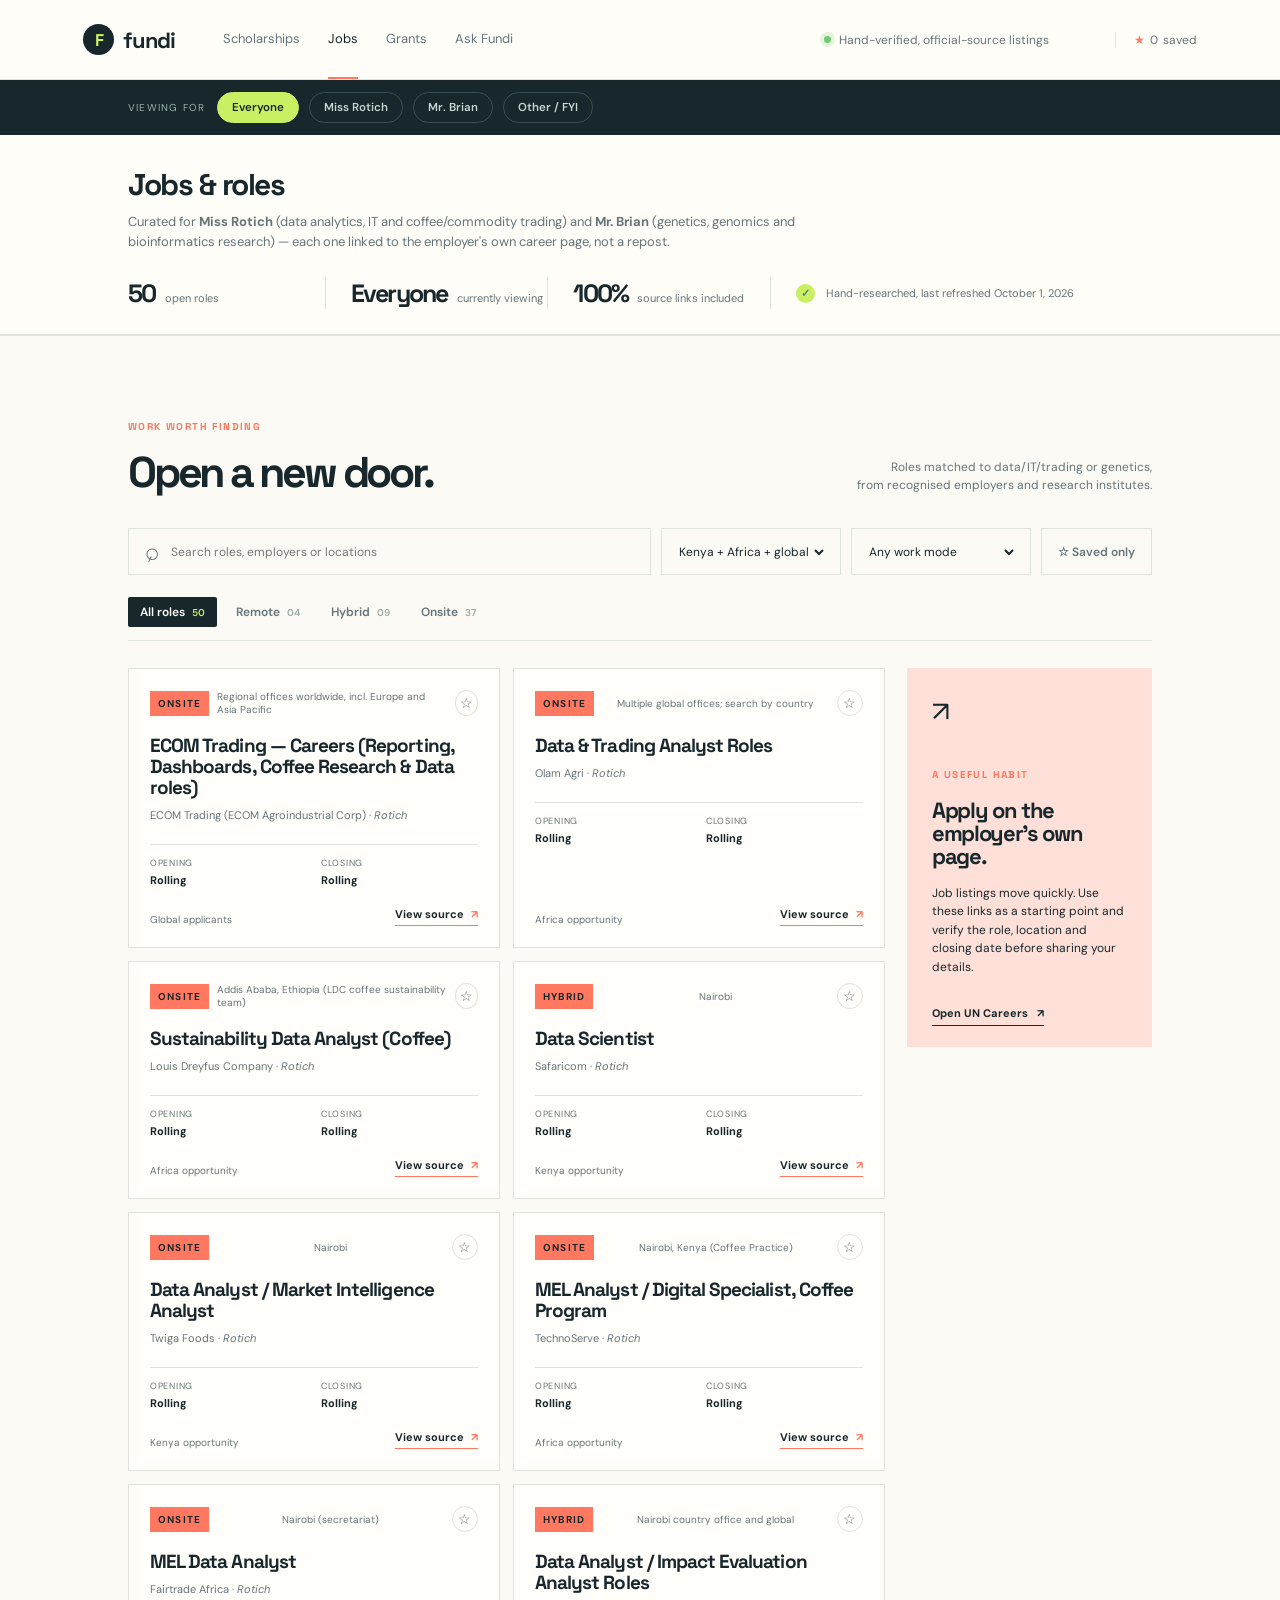
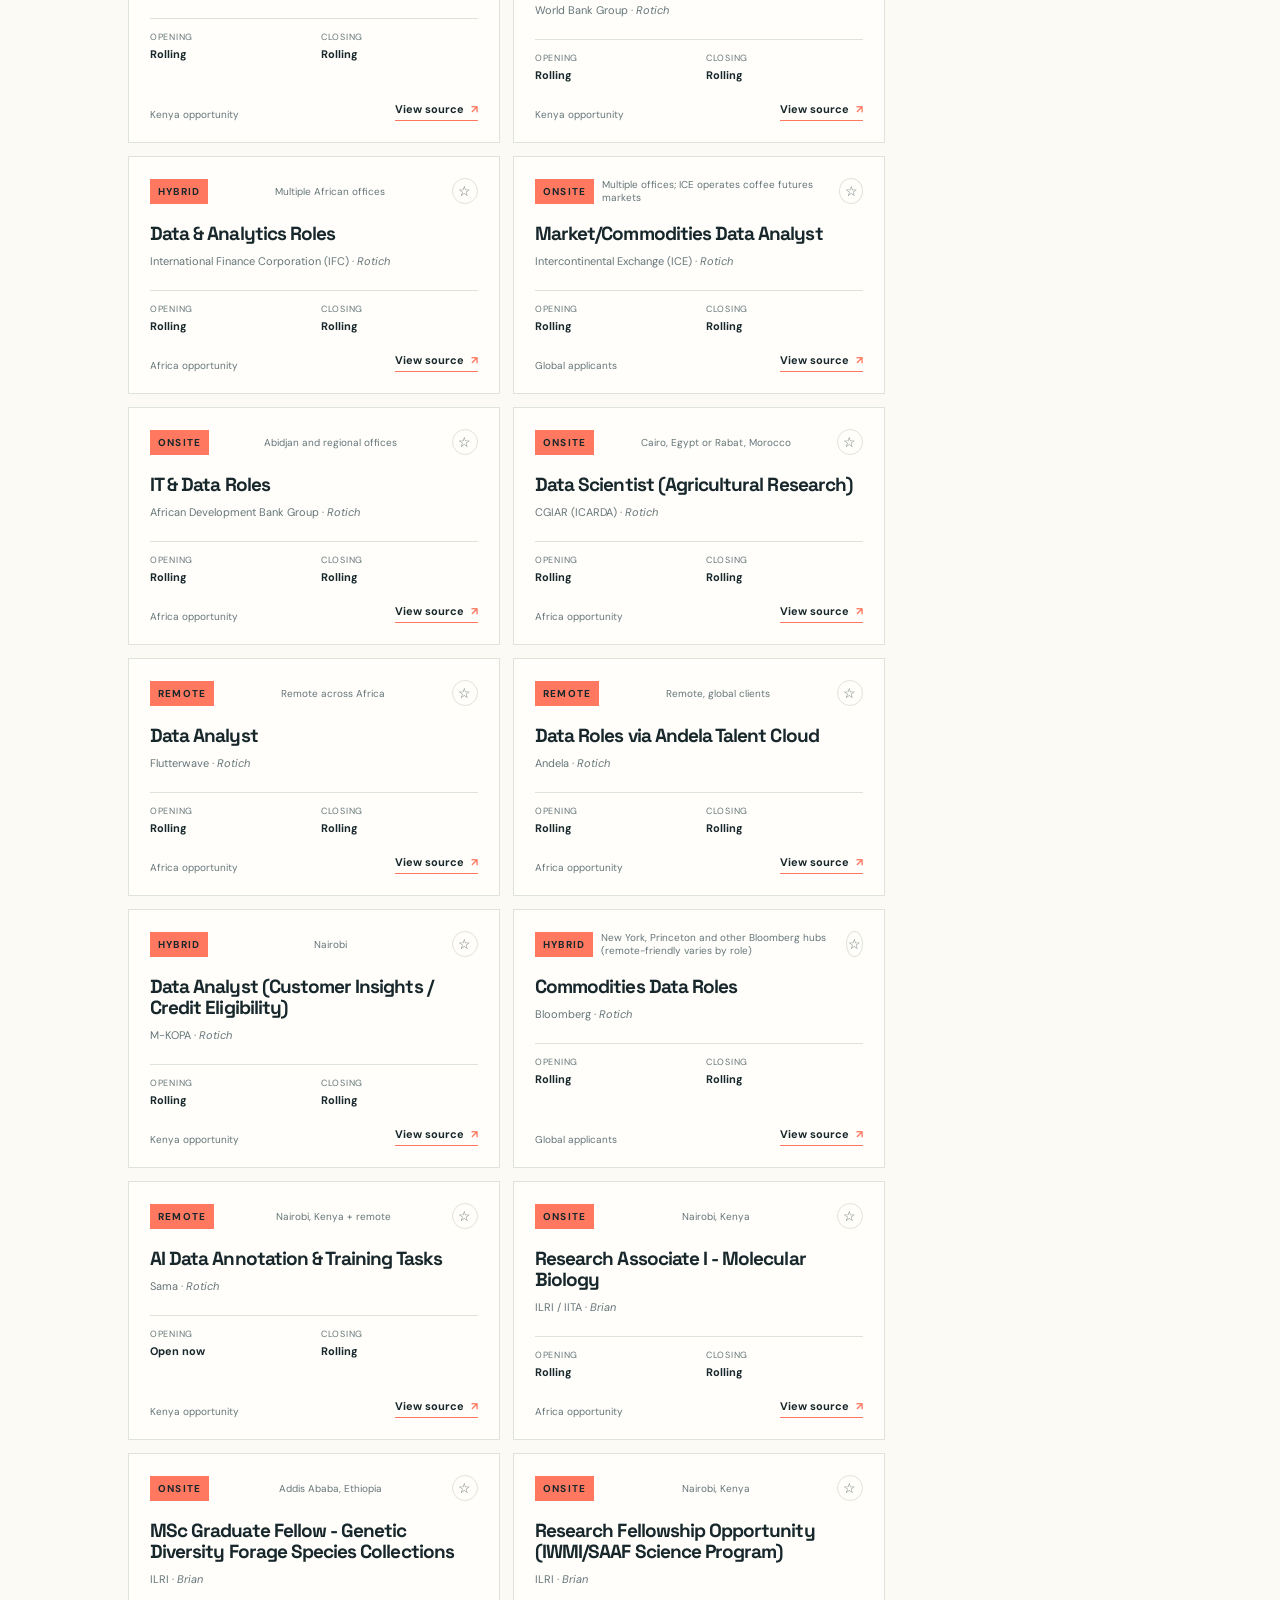
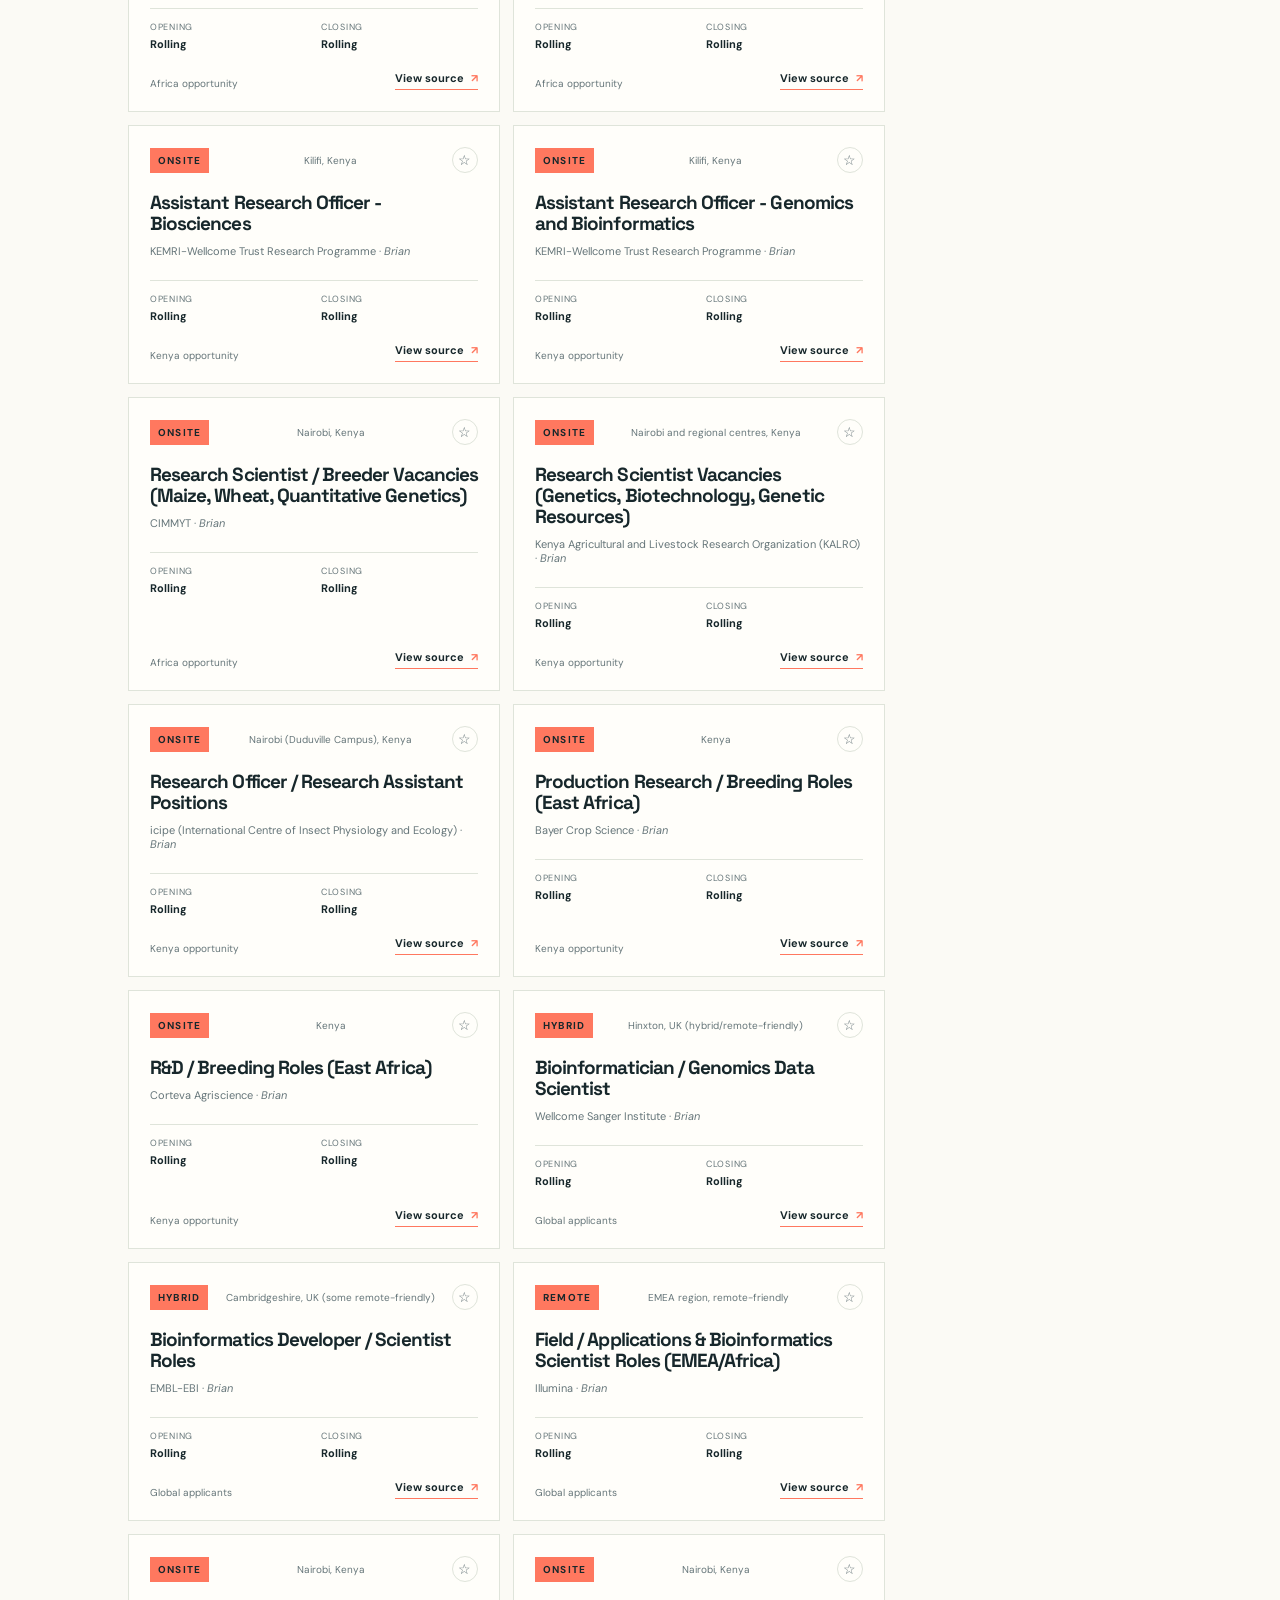
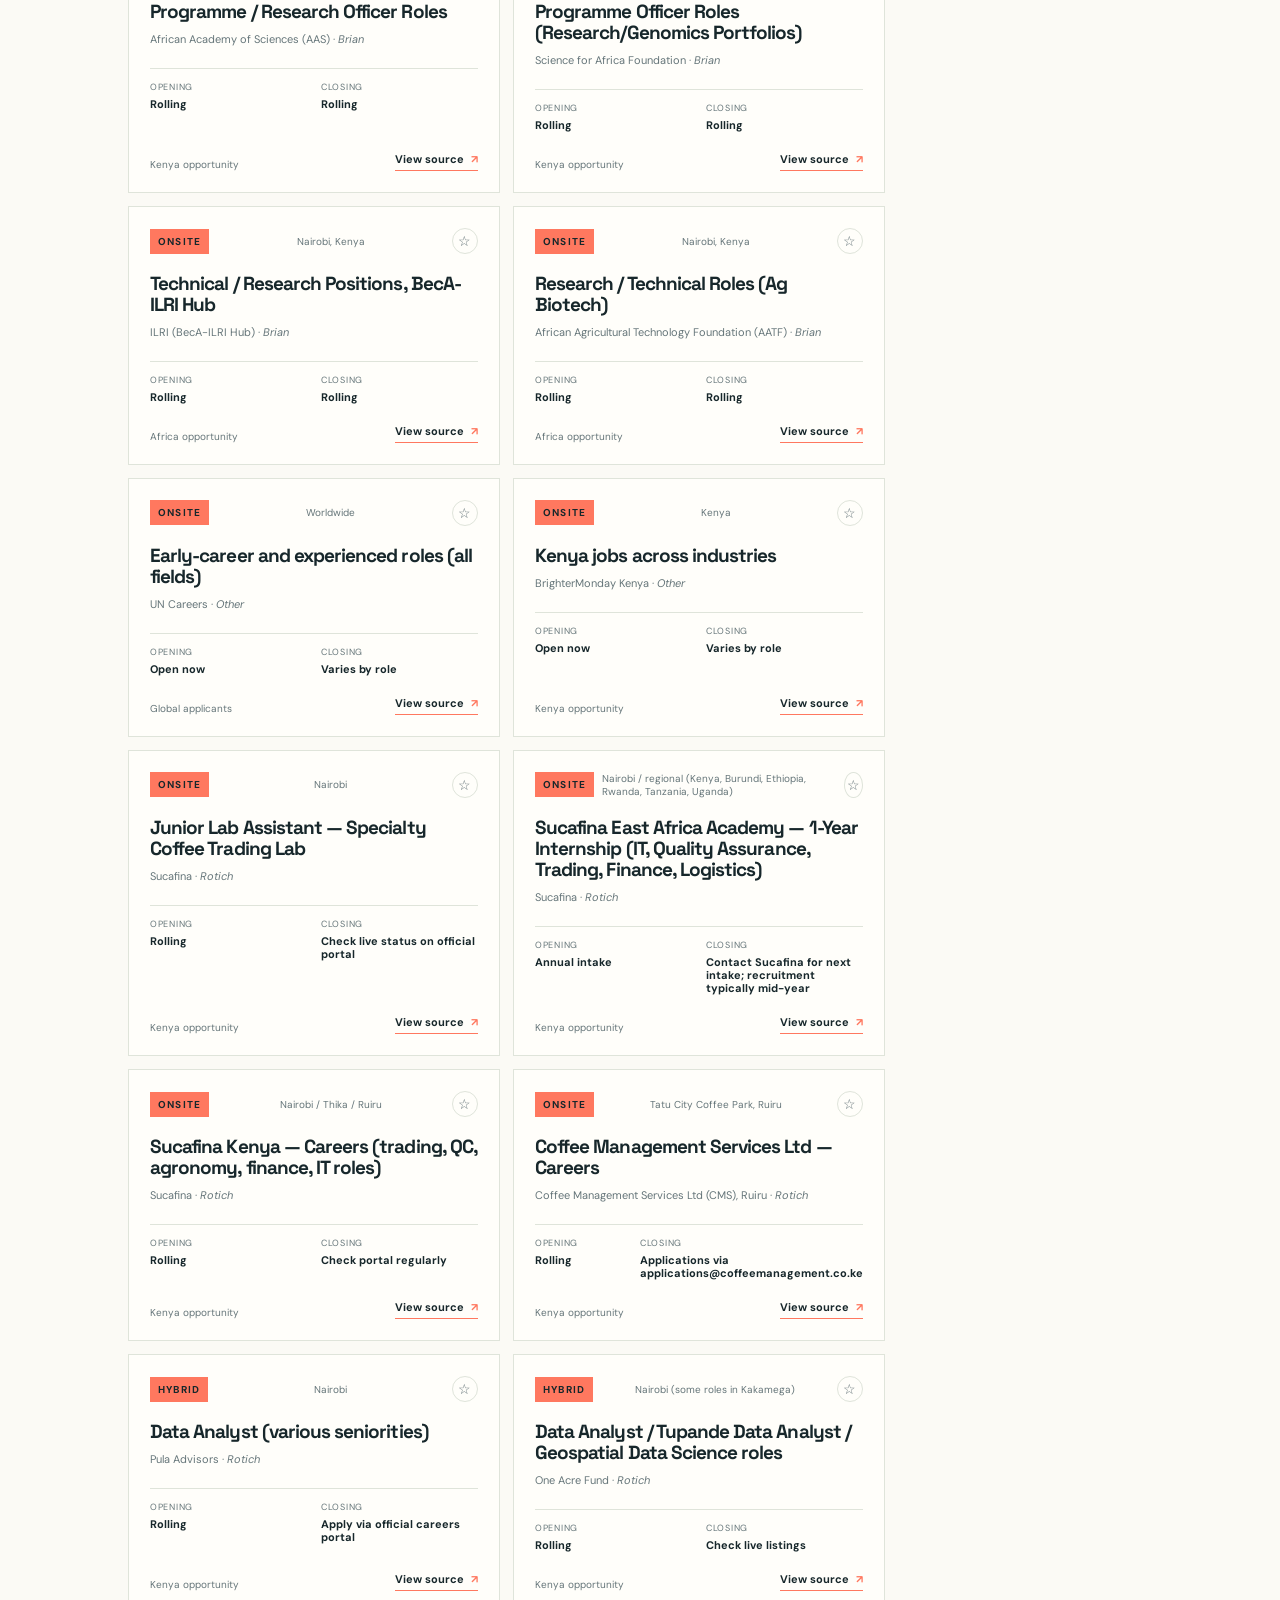
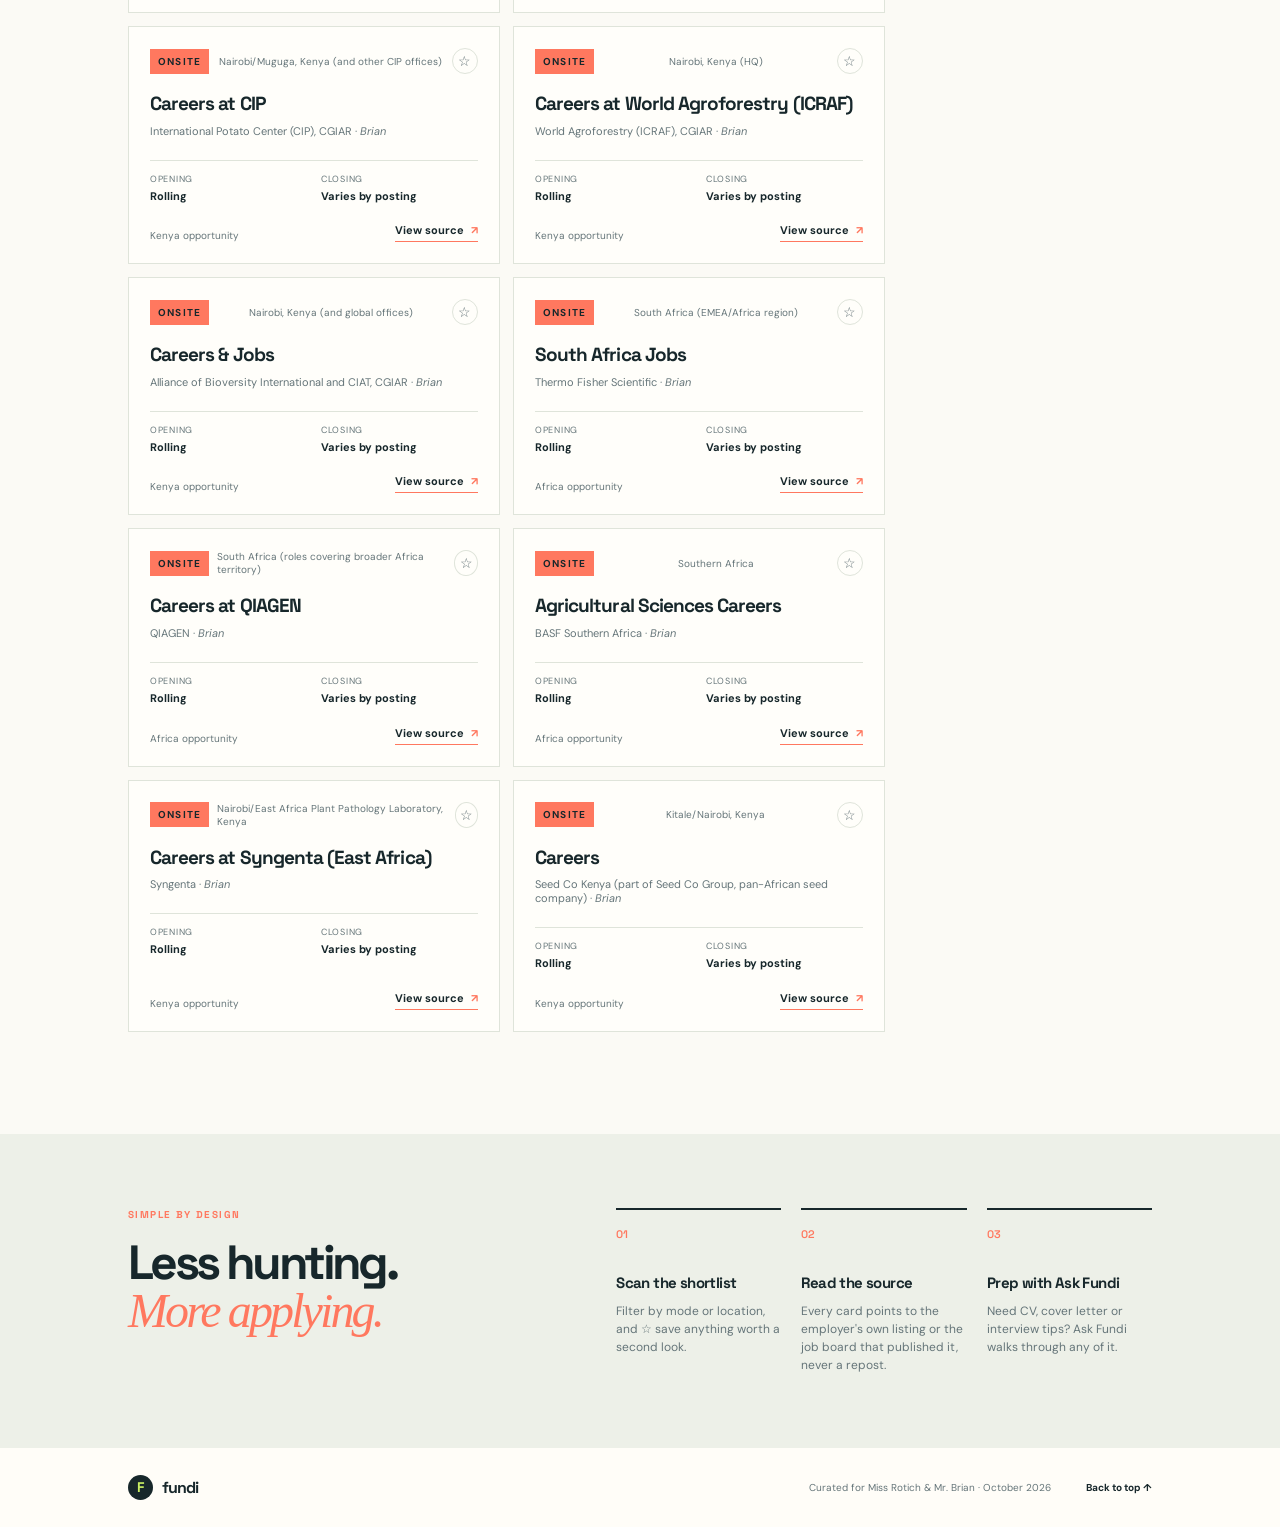
<file: jobs.html>
<!doctype html>
<html lang="en">
<head>
  <meta charset="UTF-8" />
  <meta name="viewport" content="width=device-width, initial-scale=1.0" />
  <meta name="description" content="A source-linked job finder built for Miss Rotich (data/IT/coffee trading) and Mr. Brian (genetics research), including remote AI data-work tasks." />
  <title>Fundi | Job finder</title>
  <link rel="preconnect" href="https://fonts.googleapis.com">
  <link rel="preconnect" href="https://fonts.gstatic.com" crossorigin>
  <link href="https://fonts.googleapis.com/css2?family=DM+Sans:wght@400;500;600;700&family=Space+Grotesk:wght@500;600;700&display=swap" rel="stylesheet">
  <link rel="stylesheet" href="style.css" />
</head>
<body>
  <div class="page-shell">
    <header class="topbar">
      <a class="brand" href="scholarships.html" aria-label="Fundi home"><span class="brand-mark">F</span><span>fundi</span></a>
      <nav class="topnav" aria-label="Primary navigation">
        <a href="scholarships.html">Scholarships</a>
        <a class="active" href="jobs.html">Jobs</a>
        <a href="grants.html">Grants</a>
        <a href="chat.html">Ask Fundi</a>
      </nav>
      <div class="source-pill"><span class="pulse"></span>Hand-verified, official-source listings</div>
      <span class="saved-indicator" data-saved-indicator hidden><span class="save-star">★</span><span data-saved-count>0</span> saved</span>
    </header>

    <div class="profile-bar" role="tablist" aria-label="Viewing opportunities for">
      <span class="profile-bar-label">Viewing for</span>
      <button class="profile-pill" data-profile="all">Everyone</button>
      <button class="profile-pill" data-profile="rotich">Miss Rotich</button>
      <button class="profile-pill" data-profile="brian">Mr. Brian</button>
      <button class="profile-pill" data-profile="other">Other / FYI</button>
    </div>

    <main id="top">
      <div class="page-heading">
        <h1>Jobs &amp; roles</h1>
        <p>Curated for <strong>Miss Rotich</strong> (data analytics, IT and coffee/commodity trading) and <strong>Mr. Brian</strong> (genetics, genomics and bioinformatics research) — each one linked to the employer's own career page, not a repost.</p>
      </div>

      <section class="trust-strip" aria-label="Directory summary">
        <div><strong id="resultCount">00</strong><span>open roles</span></div>
        <div><strong id="profileCount" data-profile-label>Everyone</strong><span>currently viewing</span></div>
        <div><strong>100%</strong><span>source links included</span></div>
        <p><span class="shield">✓</span> <span id="lastUpdated">Hand-researched and refreshed periodically</span></p>
      </section>

      <section class="content-section jobs-section" id="jobs">
        <div class="section-heading">
          <div><p class="eyebrow">Work worth finding</p><h2>Open a new door.</h2></div>
          <p class="section-note">Roles matched to data/IT/trading or genetics,<br />from recognised employers and research institutes.</p>
        </div>
        <div class="controls" role="search">
          <label class="search-box"><span>⌕</span><input id="jobSearchInput" type="search" placeholder="Search roles, employers or locations" /></label>
          <label class="select-wrap"><span class="sr-only">Job location</span><select id="jobLocationFilter"><option value="all">Kenya + Africa + global</option><option value="Kenya">Kenya-based</option><option value="Africa">Africa-based</option><option value="Global">Open globally</option></select></label>
          <label class="select-wrap"><span class="sr-only">Work mode</span><select id="modeFilter"><option value="all">Any work mode</option><option value="Remote">Remote</option><option value="Hybrid">Hybrid</option><option value="Onsite">Onsite</option></select></label>
          <button type="button" class="saved-toggle" id="savedToggle" aria-pressed="false">☆ Saved only</button>
        </div>
        <div class="category-tabs" role="tablist" aria-label="Job work mode">
          <button class="tab job-tab active" data-mode="all">All roles <span>00</span></button>
          <button class="tab job-tab" data-mode="Remote">Remote <span>00</span></button>
          <button class="tab job-tab" data-mode="Hybrid">Hybrid <span>00</span></button>
          <button class="tab job-tab" data-mode="Onsite">Onsite <span>00</span></button>
        </div>
        <div class="opportunity-layout">
          <div class="cards-grid" id="jobsGrid"></div>
          <aside class="aside-panel coral-panel">
            <div class="aside-icon">↗</div>
            <p class="eyebrow">A useful habit</p>
            <h3>Apply on the employer's own page.</h3>
            <p>Job listings move quickly. Use these links as a starting point and verify the role, location and closing date before sharing your details.</p>
            <a href="https://careers.un.org/" target="_blank" rel="noopener">Open UN Careers <span>↗</span></a>
          </aside>
        </div>
        <p class="empty-state" id="jobsEmptyState">No jobs match those filters. Try a broader keyword or work mode.</p>
      </section>

      <section class="how-section" id="how-it-works">
        <div><p class="eyebrow">Simple by design</p><h2>Less hunting.<br /><em>More applying.</em></h2></div>
        <div class="steps"><div><b>01</b><h3>Scan the shortlist</h3><p>Filter by mode or location, and ☆ save anything worth a second look.</p></div><div><b>02</b><h3>Read the source</h3><p>Every card points to the employer's own listing or the job board that published it, never a repost.</p></div><div><b>03</b><h3>Prep with Ask Fundi</h3><p>Need CV, cover letter or interview tips? <a href="chat.html">Ask Fundi</a> walks through any of it.</p></div></div>
      </section>
    </main>
    <footer><a class="brand" href="scholarships.html"><span class="brand-mark">F</span><span>fundi</span></a><span>Curated for Miss Rotich &amp; Mr. Brian · October 2026</span><a href="#top">Back to top ↑</a></footer>
  </div>
  <script src="data/jobs-data.js"></script>
  <script src="js/profile.js"></script>
  <script src="js/saved.js"></script>
  <script src="js/search.js"></script>
  <script src="js/jobs-app.js"></script>
</body>
</html>
</file>
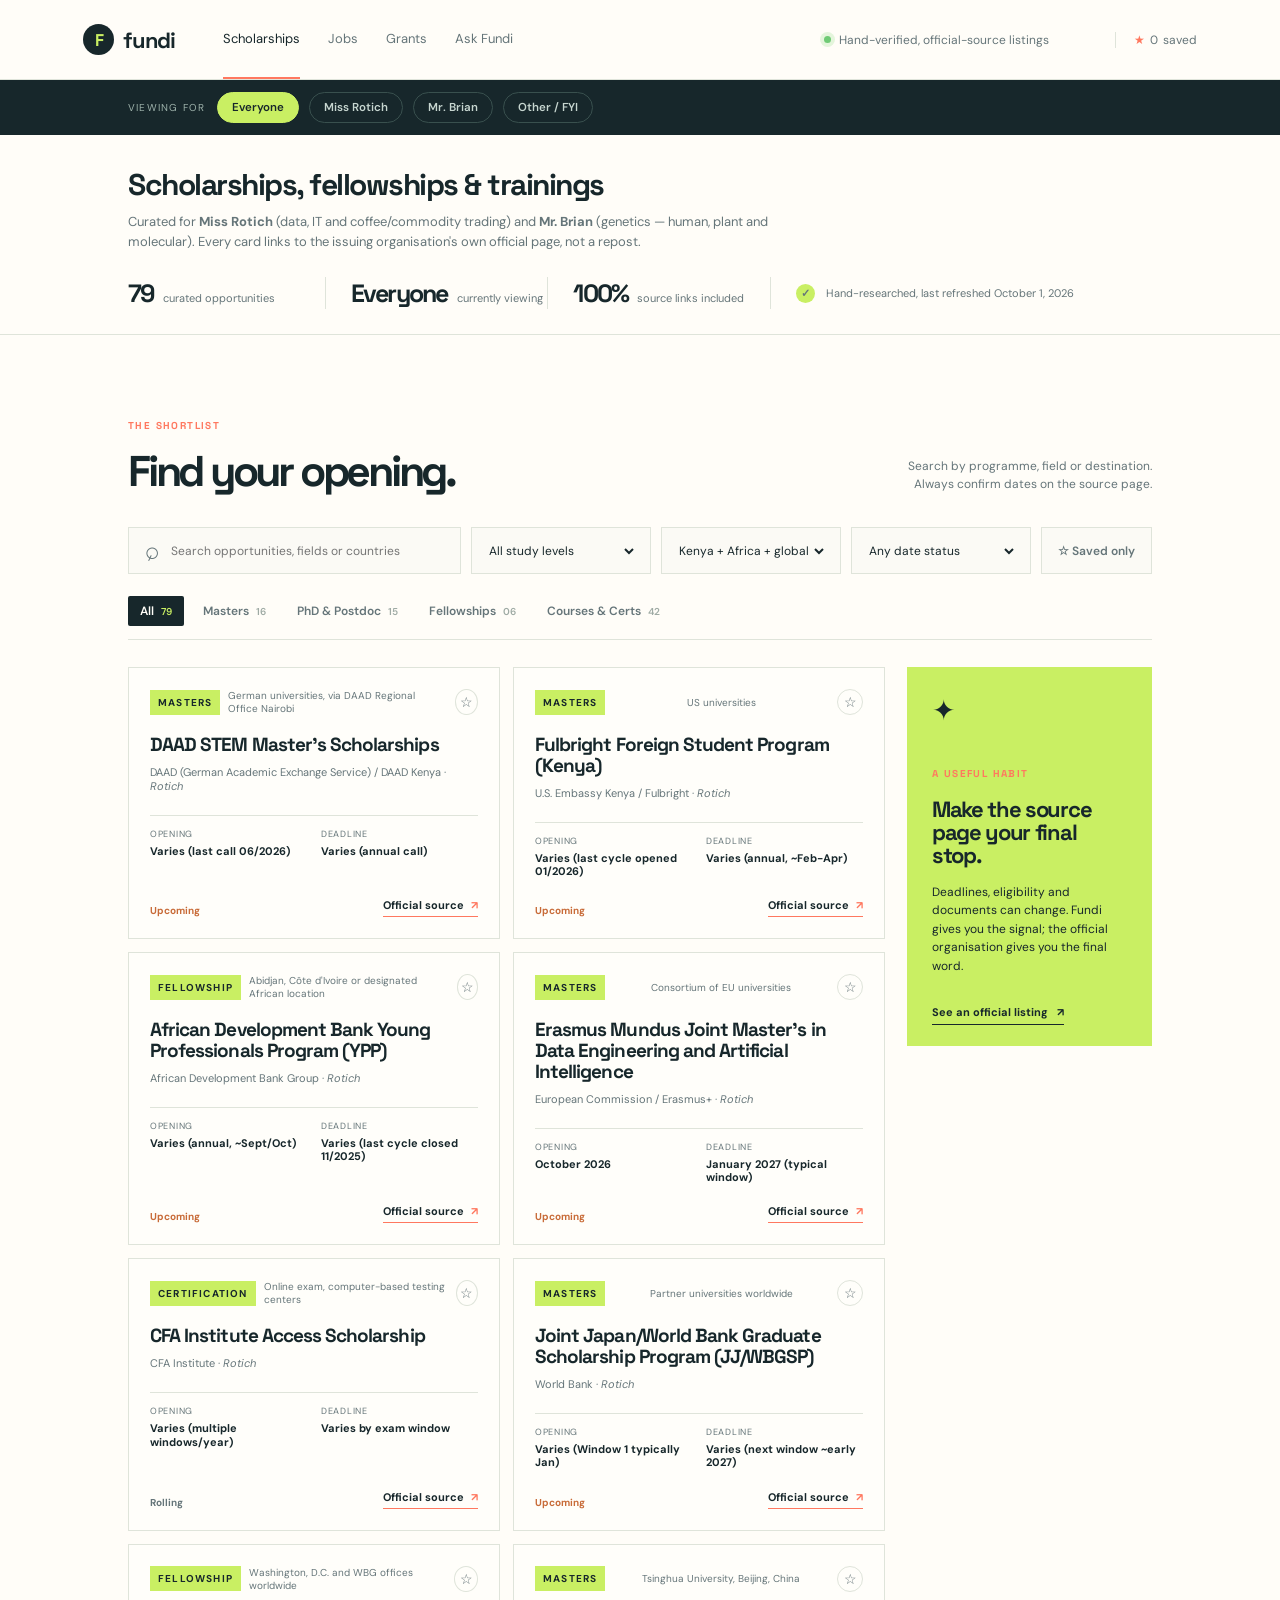
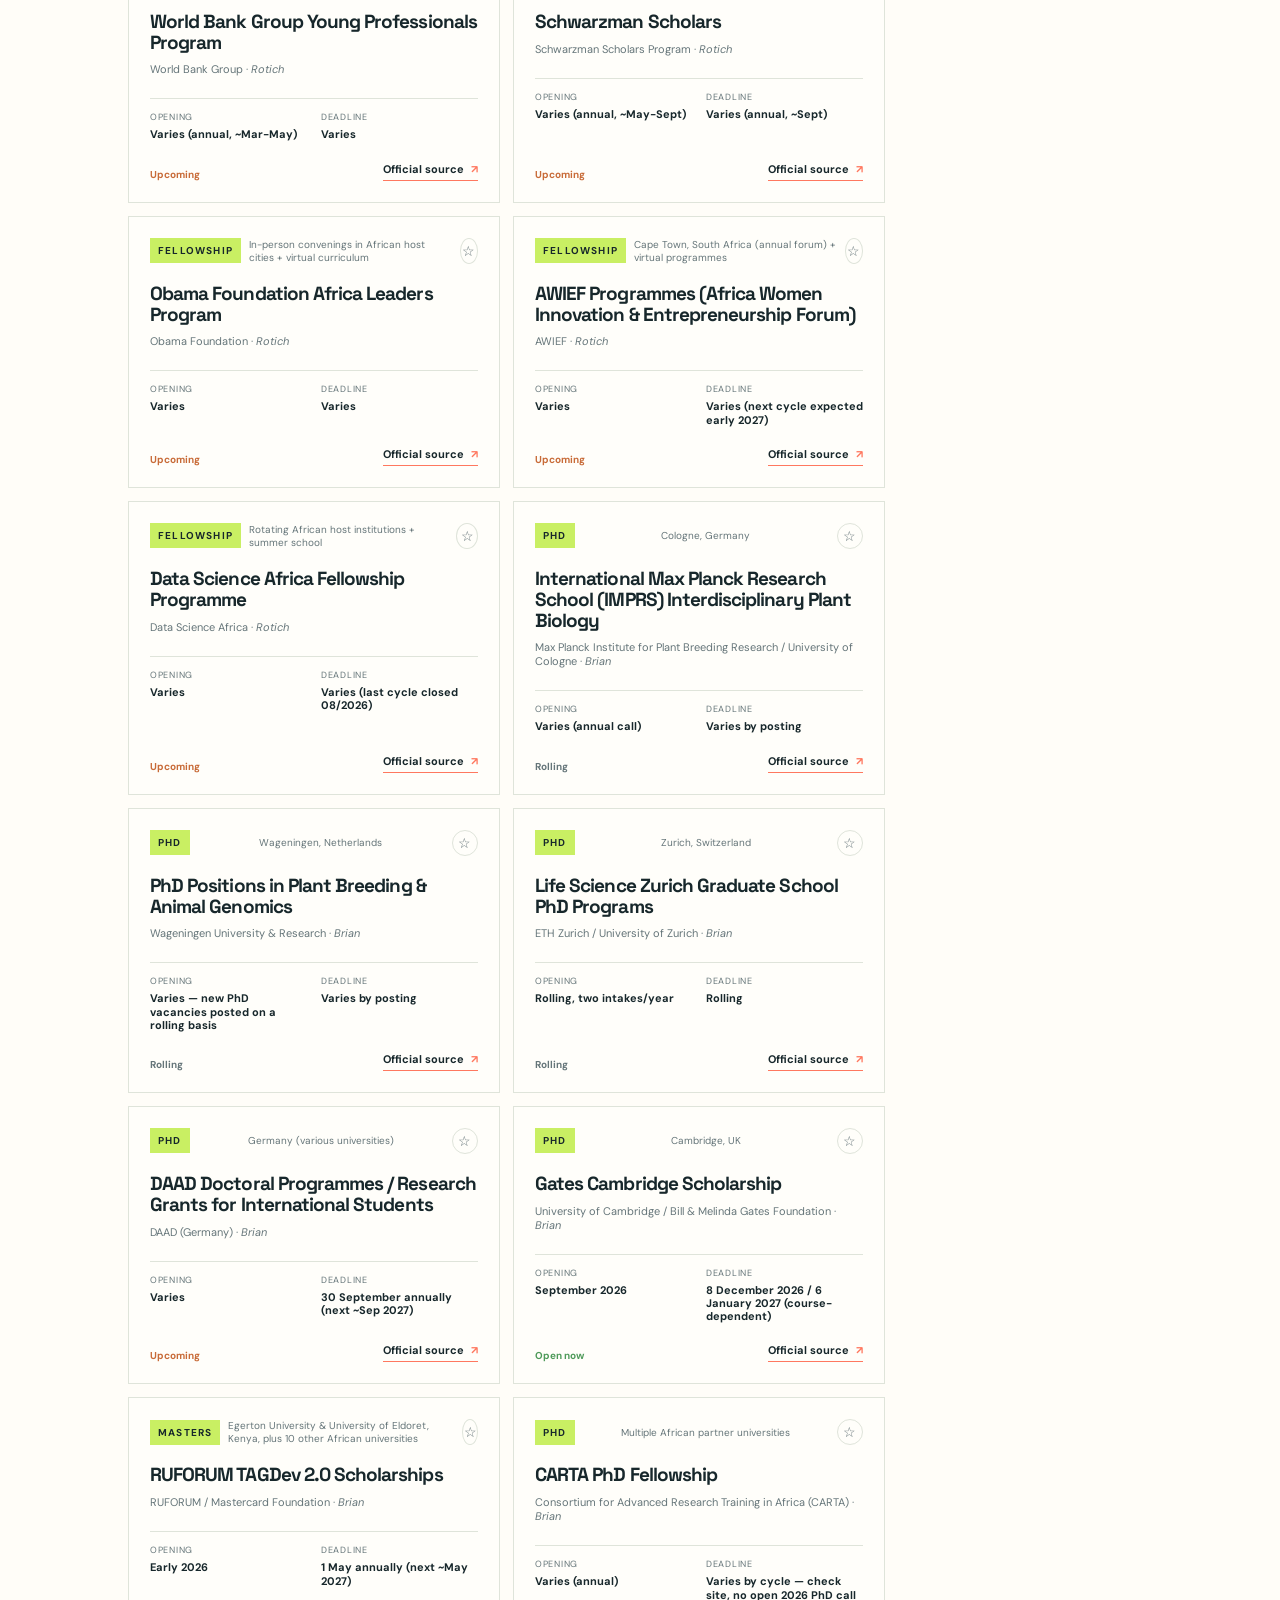
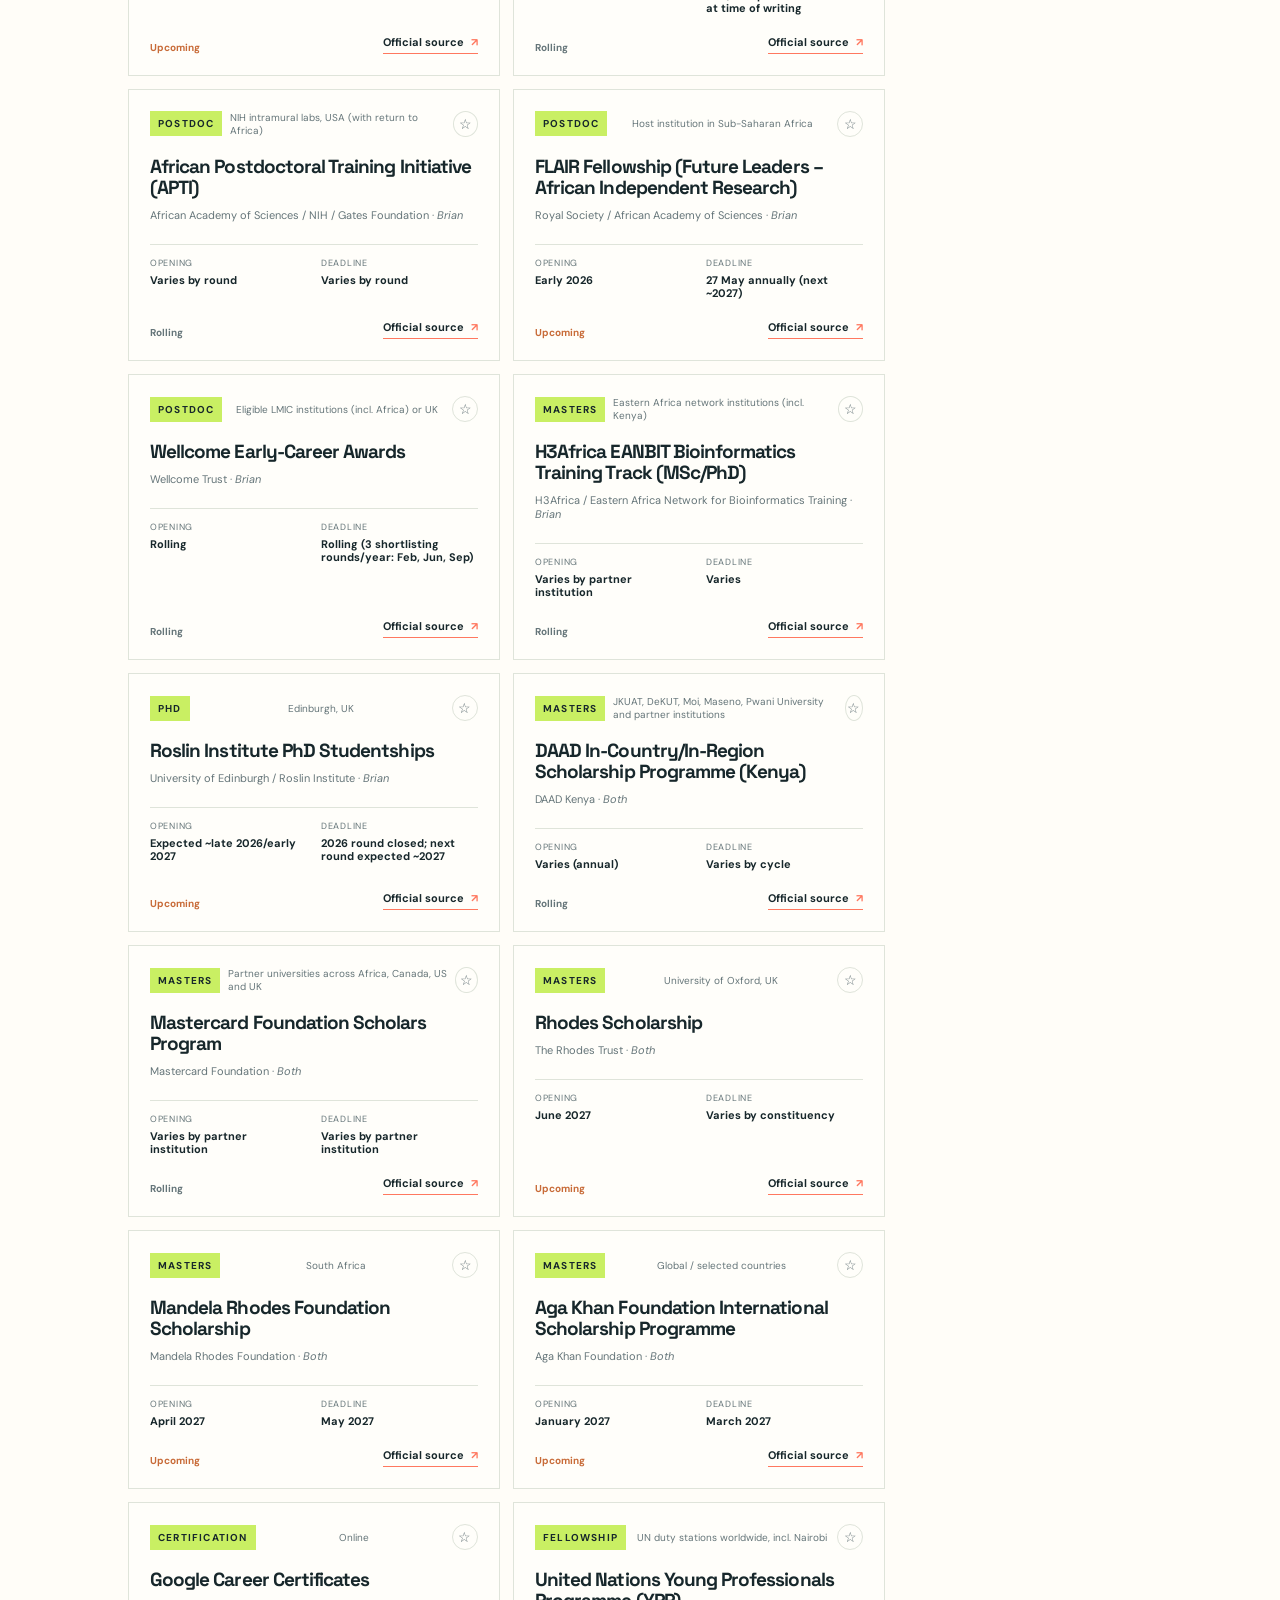
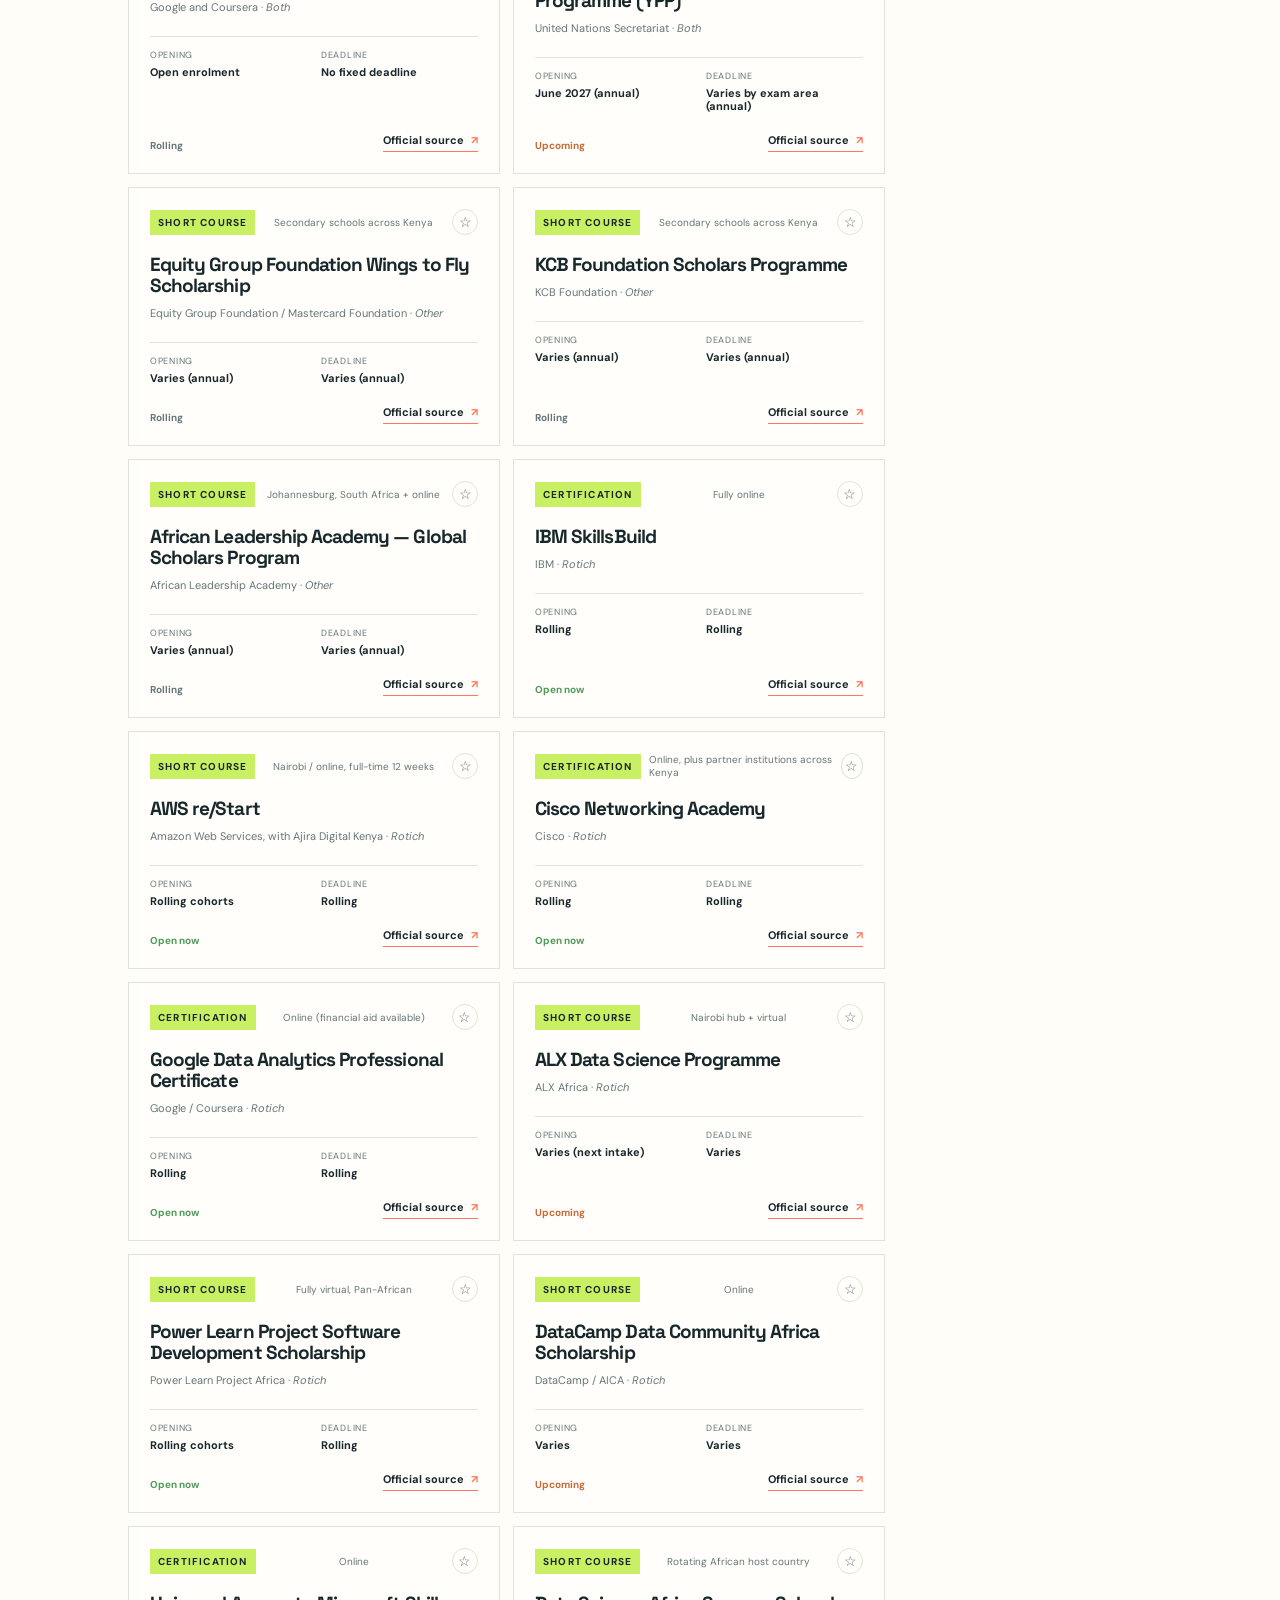
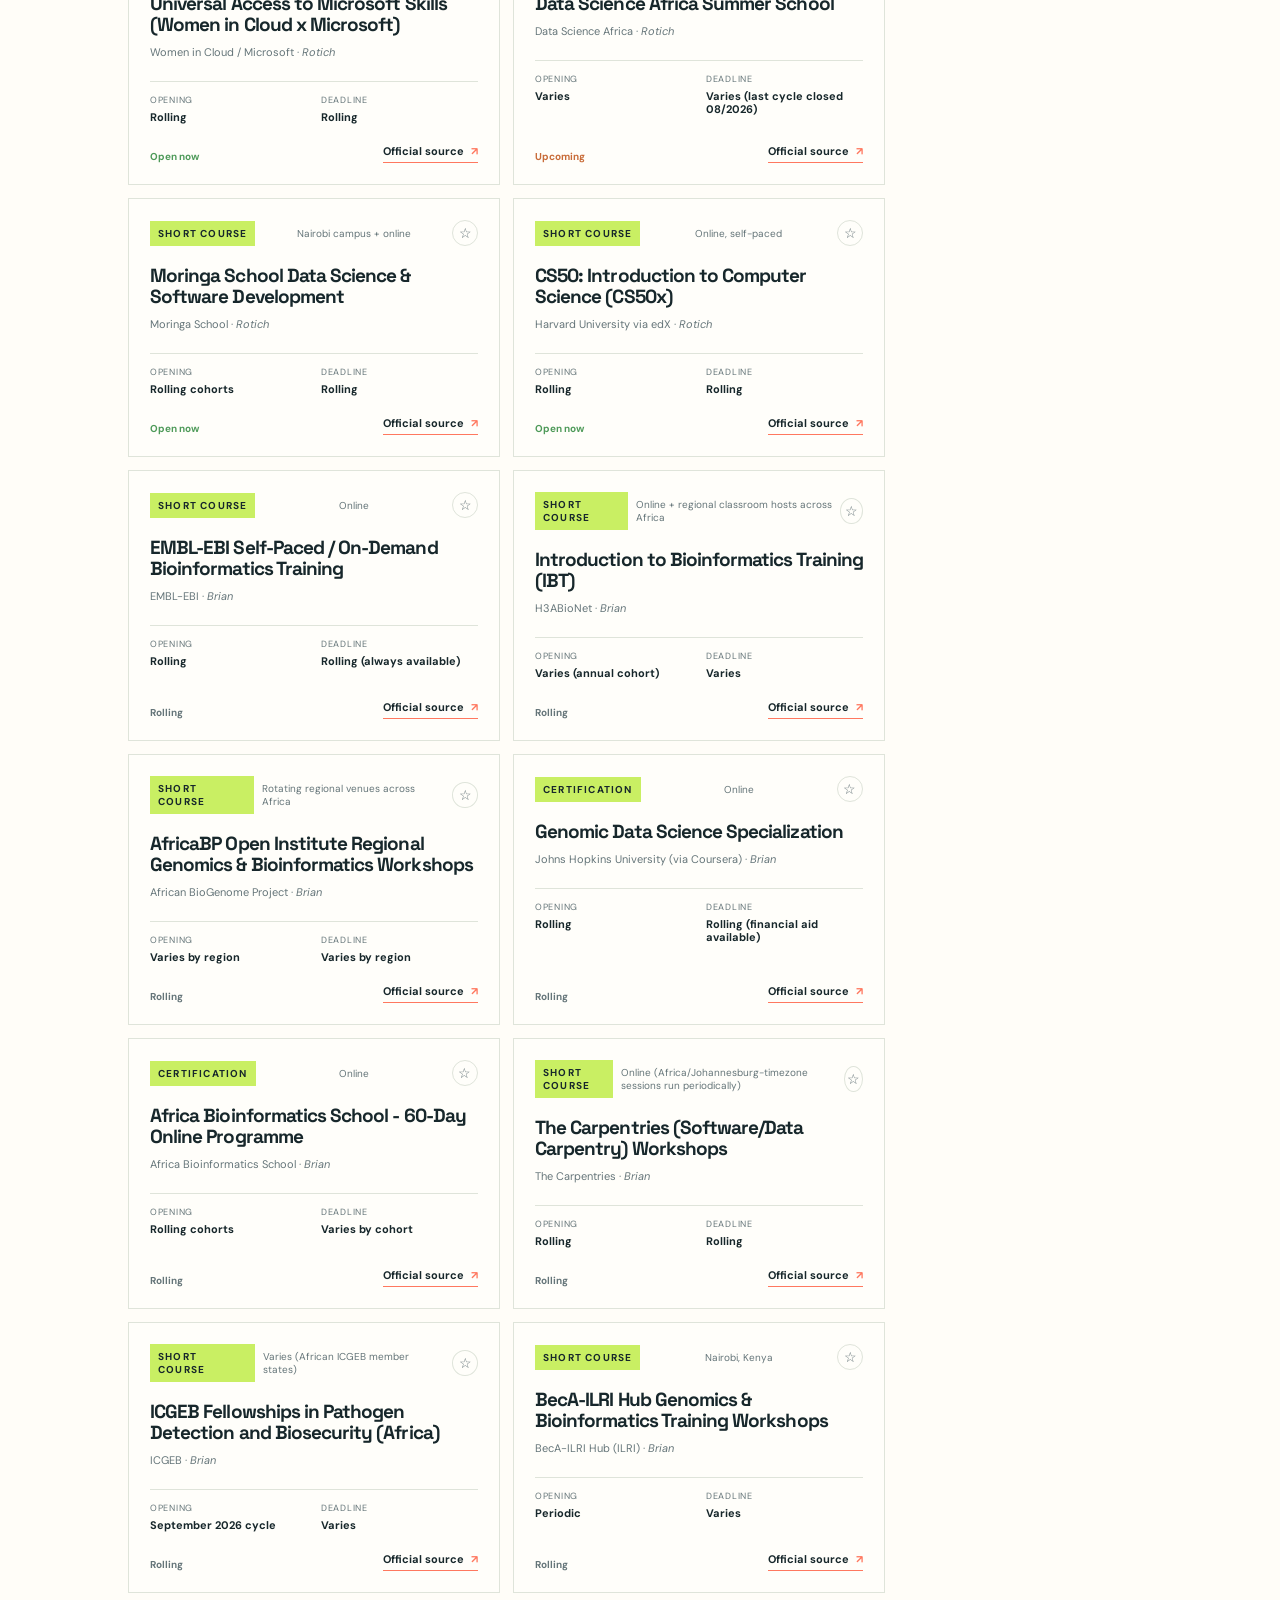
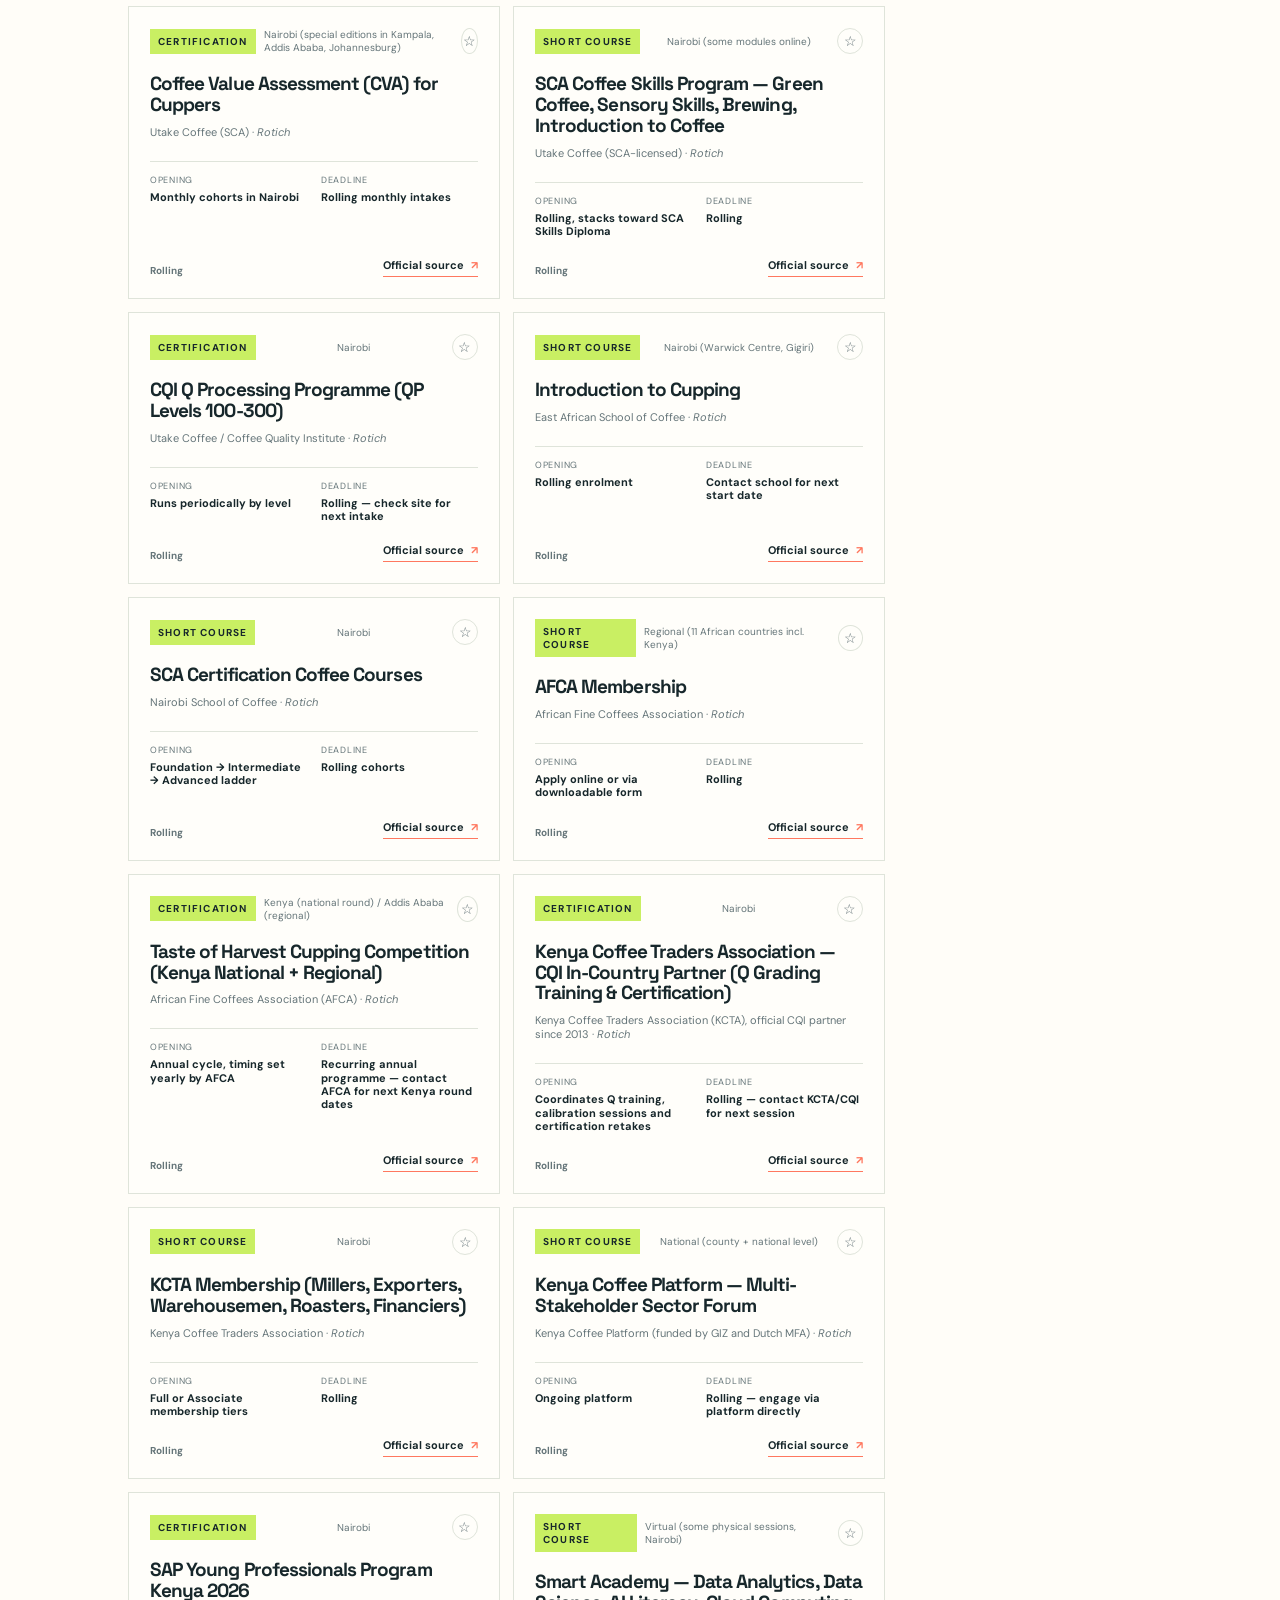
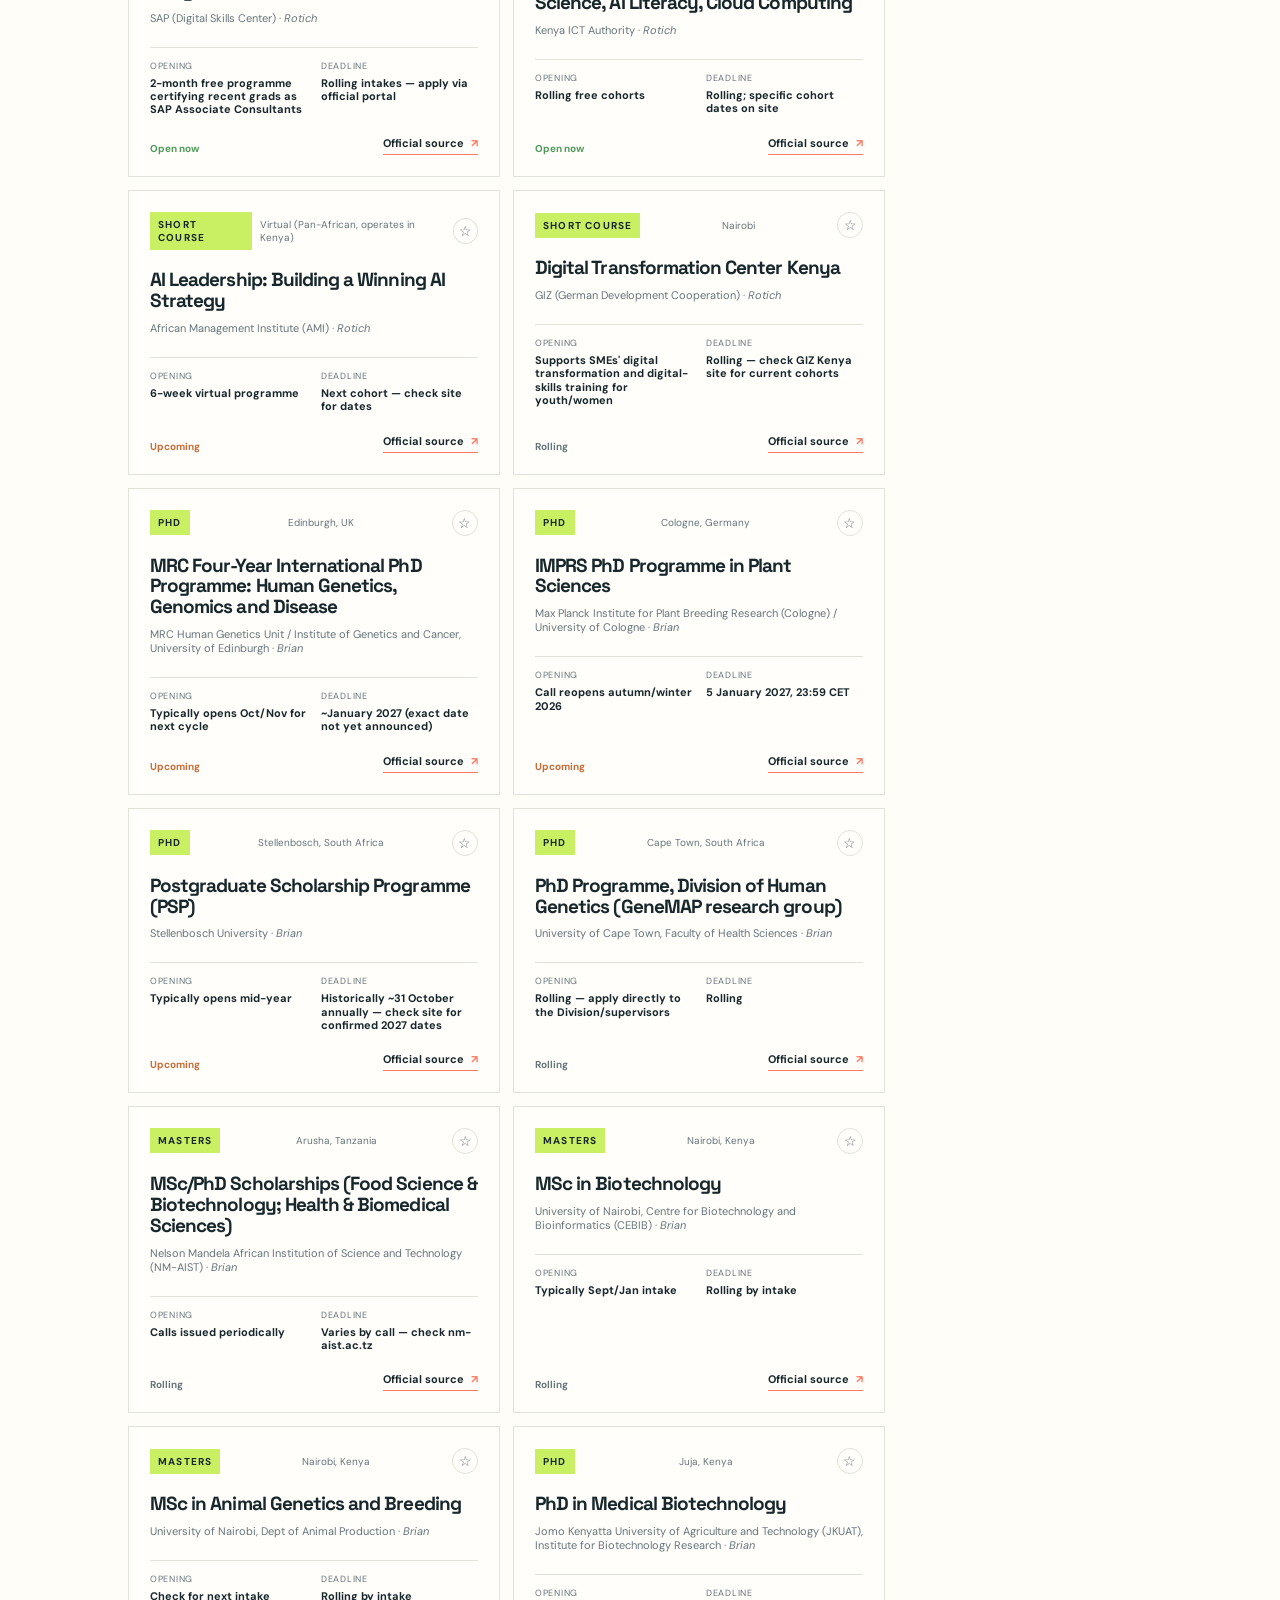
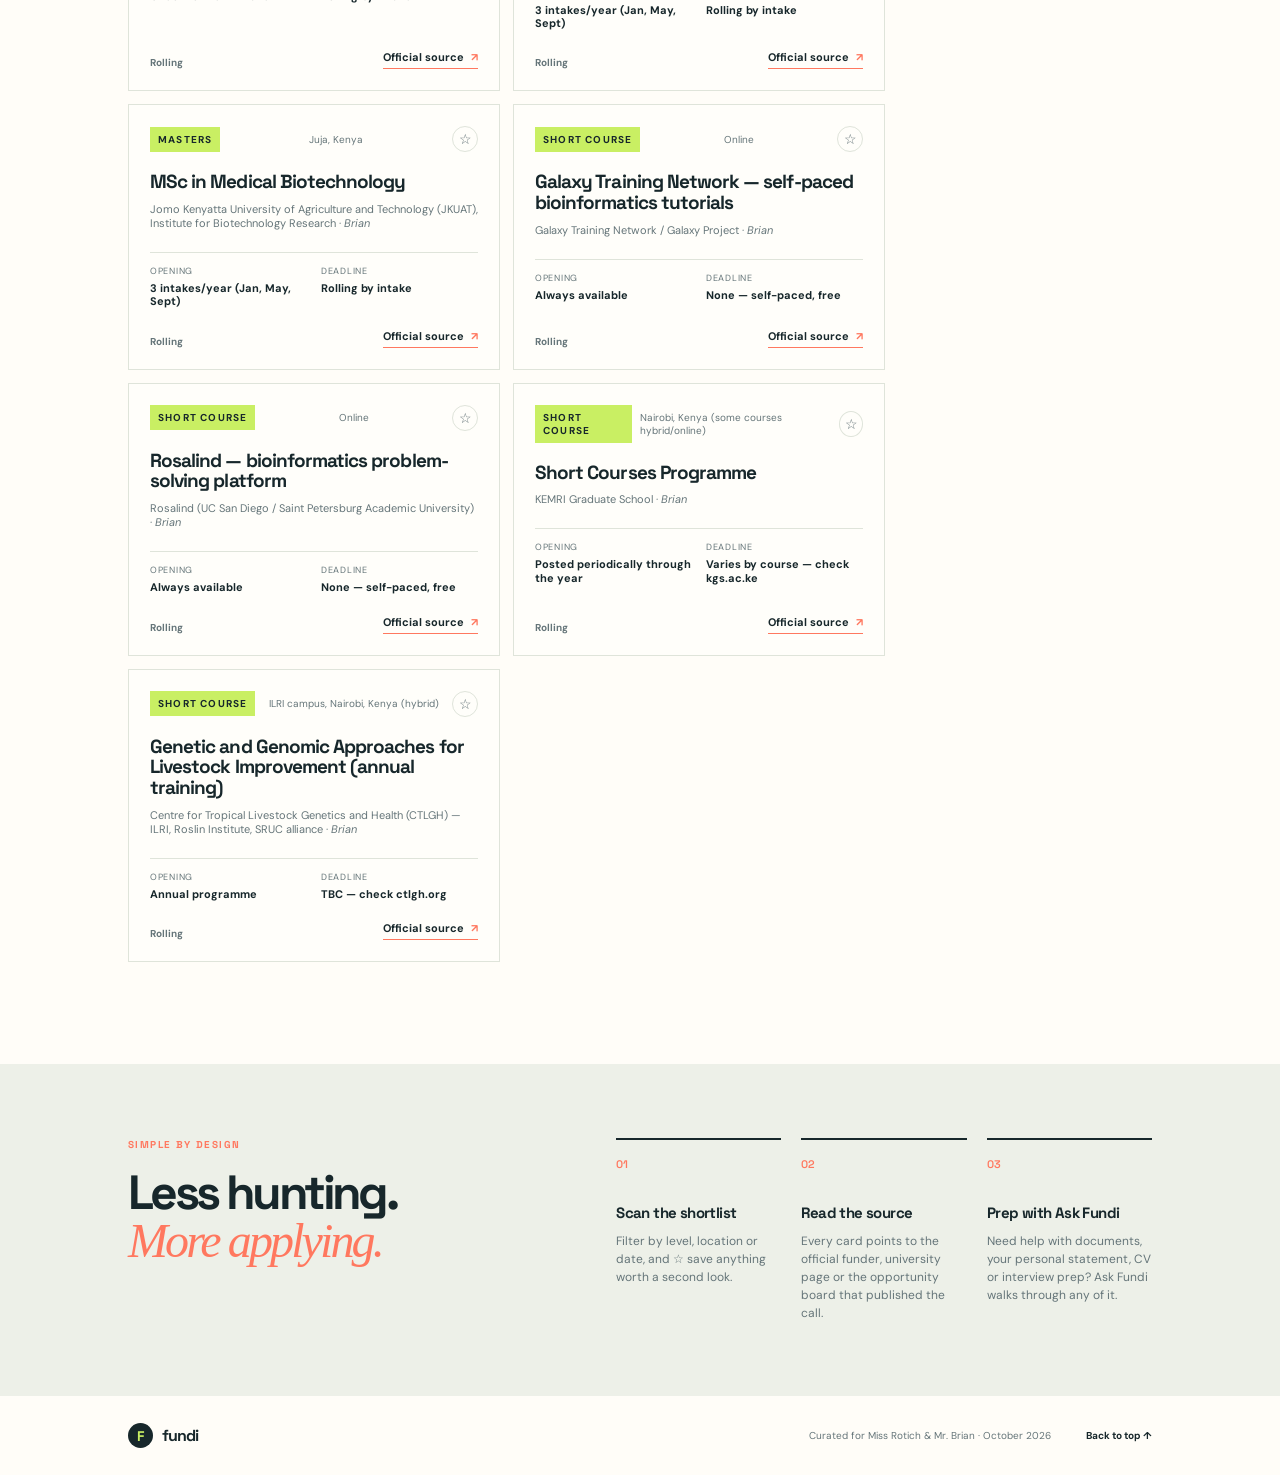
<file: scholarships.html>
<!doctype html>
<html lang="en">
<head>
  <meta charset="UTF-8" />
  <meta name="viewport" content="width=device-width, initial-scale=1.0" />
  <meta name="description" content="A source-linked scholarship, fellowship and training finder built for Miss Rotich (data/IT/coffee trading) and Mr. Brian (genetics)." />
  <title>Fundi | Scholarship finder</title>
  <link rel="preconnect" href="https://fonts.googleapis.com">
  <link rel="preconnect" href="https://fonts.gstatic.com" crossorigin>
  <link href="https://fonts.googleapis.com/css2?family=DM+Sans:wght@400;500;600;700&family=Space+Grotesk:wght@500;600;700&display=swap" rel="stylesheet">
  <link rel="stylesheet" href="style.css" />
</head>
<body>
  <div class="page-shell">
    <header class="topbar">
      <a class="brand" href="scholarships.html" aria-label="Fundi home"><span class="brand-mark">F</span><span>fundi</span></a>
      <nav class="topnav" aria-label="Primary navigation">
        <a class="active" href="scholarships.html">Scholarships</a>
        <a href="jobs.html">Jobs</a>
        <a href="grants.html">Grants</a>
        <a href="chat.html">Ask Fundi</a>
      </nav>
      <div class="source-pill"><span class="pulse"></span>Hand-verified, official-source listings</div>
      <span class="saved-indicator" data-saved-indicator hidden><span class="save-star">★</span><span data-saved-count>0</span> saved</span>
    </header>

    <div class="profile-bar" role="tablist" aria-label="Viewing opportunities for">
      <span class="profile-bar-label">Viewing for</span>
      <button class="profile-pill" data-profile="all">Everyone</button>
      <button class="profile-pill" data-profile="rotich">Miss Rotich</button>
      <button class="profile-pill" data-profile="brian">Mr. Brian</button>
      <button class="profile-pill" data-profile="other">Other / FYI</button>
    </div>

    <main id="top">
      <div class="page-heading">
        <h1>Scholarships, fellowships &amp; trainings</h1>
        <p>Curated for <strong>Miss Rotich</strong> (data, IT and coffee/commodity trading) and <strong>Mr. Brian</strong> (genetics — human, plant and molecular). Every card links to the issuing organisation's own official page, not a repost.</p>
      </div>

      <section class="trust-strip" aria-label="Directory summary">
        <div><strong id="resultCount">00</strong><span>curated opportunities</span></div>
        <div><strong id="profileCount" data-profile-label>Everyone</strong><span>currently viewing</span></div>
        <div><strong>100%</strong><span>source links included</span></div>
        <p><span class="shield">✓</span> <span id="lastUpdated">Hand-researched and refreshed periodically</span></p>
      </section>

      <section class="content-section" id="opportunities">
        <div class="section-heading">
          <div><p class="eyebrow">The shortlist</p><h2>Find your opening.</h2></div>
          <p class="section-note">Search by programme, field or destination.<br />Always confirm dates on the source page.</p>
        </div>

        <div class="controls" role="search">
          <label class="search-box"><span>⌕</span><input id="searchInput" type="search" placeholder="Search opportunities, fields or countries" /></label>
          <label class="select-wrap"><span class="sr-only">Study level</span><select id="levelFilter"><option value="all">All study levels</option><option value="Masters">Masters</option><option value="PhD">PhD</option><option value="Postdoc">Postdoc</option><option value="Fellowship">Fellowships</option><option value="Short course">Short courses</option><option value="Certification">Certifications</option></select></label>
          <label class="select-wrap"><span class="sr-only">Eligibility</span><select id="locationFilter"><option value="all">Kenya + Africa + global</option><option value="Kenya">Kenya-based</option><option value="Africa">Africa-based</option><option value="Global">Open globally</option></select></label>
          <label class="select-wrap"><span class="sr-only">Date status</span><select id="dateFilter"><option value="all">Any date status</option><option value="open">Open now</option><option value="upcoming">Opening soon</option><option value="rolling">Rolling</option></select></label>
          <button type="button" class="saved-toggle" id="savedToggle" aria-pressed="false">☆ Saved only</button>
        </div>

        <div class="category-tabs" role="tablist" aria-label="Opportunity type">
          <button class="tab active" data-category="all">All <span>00</span></button>
          <button class="tab" data-category="Masters">Masters <span>00</span></button>
          <button class="tab" data-category="PhD">PhD &amp; Postdoc <span>00</span></button>
          <button class="tab" data-category="Fellowship">Fellowships <span>00</span></button>
          <button class="tab" data-category="Training">Courses &amp; Certs <span>00</span></button>
        </div>

        <div class="opportunity-layout">
          <div class="cards-grid" id="cardsGrid"></div>
          <aside class="aside-panel">
            <div class="aside-icon">✦</div>
            <p class="eyebrow">A useful habit</p>
            <h3>Make the source page your final stop.</h3>
            <p>Deadlines, eligibility and documents can change. Fundi gives you the signal; the official organisation gives you the final word.</p>
            <a href="https://www.daad.de/en/studying-in-germany/scholarships/epos/" target="_blank" rel="noopener">See an official listing <span>↗</span></a>
          </aside>
        </div>
        <p class="empty-state" id="emptyState">No opportunities match that search. Try a broader keyword or reset a filter.</p>
      </section>

      <section class="how-section" id="how-it-works">
        <div><p class="eyebrow">Simple by design</p><h2>Less hunting.<br /><em>More applying.</em></h2></div>
        <div class="steps"><div><b>01</b><h3>Scan the shortlist</h3><p>Filter by level, location or date, and ☆ save anything worth a second look.</p></div><div><b>02</b><h3>Read the source</h3><p>Every card points to the official funder, university page or the opportunity board that published the call.</p></div><div><b>03</b><h3>Prep with Ask Fundi</h3><p>Need help with documents, your personal statement, CV or interview prep? <a href="chat.html">Ask Fundi</a> walks through any of it.</p></div></div>
      </section>
    </main>
    <footer><a class="brand" href="scholarships.html"><span class="brand-mark">F</span><span>fundi</span></a><span>Curated for Miss Rotich &amp; Mr. Brian · October 2026</span><a href="#top">Back to top ↑</a></footer>
  </div>
  <script src="data/scholarships-data.js"></script>
  <script src="js/profile.js"></script>
  <script src="js/saved.js"></script>
  <script src="js/search.js"></script>
  <script src="js/scholarships-app.js"></script>
</body>
</html>
</file>
<file: style.css>
:root{--ink:#17272b;--muted:#657579;--cream:#f7f5ef;--paper:#fffdf8;--lime:#c9ef63;--coral:#ff785f;--line:#dfe4da;--serif:Georgia,'Times New Roman',serif;--sans:'DM Sans',sans-serif;--display:'Space Grotesk',sans-serif}*{box-sizing:border-box}html{scroll-behavior:smooth}body{margin:0;background:var(--cream);color:var(--ink);font-family:var(--sans);font-size:15px}a{color:inherit;text-decoration:none}.page-shell{max-width:1440px;margin:auto;background:var(--paper);min-height:100vh}.topbar{height:80px;padding:0 6.5%;display:flex;align-items:center;gap:48px;border-bottom:1px solid var(--line)}.brand{font-family:var(--display);font-weight:700;font-size:22px;display:flex;align-items:center;gap:9px;letter-spacing:-.06em}.brand-mark{display:grid;place-items:center;background:var(--ink);color:var(--lime);height:31px;width:31px;font-size:17px;border-radius:50%}.topnav{display:flex;gap:28px;color:var(--muted);font-size:13px}.topnav a{padding:30px 0;border-bottom:2px solid transparent}.topnav a.active{color:var(--ink);border-color:var(--coral)}.source-pill{margin-left:auto;display:flex;align-items:center;gap:8px;font-size:12px;color:var(--muted)}.pulse{width:7px;height:7px;background:#6fca75;border-radius:50%;box-shadow:0 0 0 4px #e4f5dc}.eyebrow{font-family:var(--display);font-weight:700;text-transform:uppercase;letter-spacing:.14em;font-size:10px;margin:0 0 18px;color:var(--coral)}.how-section h2 em{font-family:var(--serif);font-weight:400;letter-spacing:-.06em;color:var(--lime)}.page-heading{padding:30px 10% 0}.page-heading h1{font-family:var(--display);font-size:30px;letter-spacing:-.05em;margin:0 0 8px}.page-heading p{font-size:13px;color:var(--muted);line-height:1.55;margin:0;max-width:680px}@media(max-width:600px){.page-heading{padding:24px 8% 0}.page-heading h1{font-size:26px}}.trust-strip{display:grid;grid-template-columns:repeat(3,1fr) 1.8fr;align-items:center;padding:25px 10%;border-bottom:1px solid var(--line);gap:25px}.trust-strip div{display:flex;align-items:baseline;gap:9px;border-right:1px solid var(--line)}.trust-strip strong{font-family:var(--display);font-size:25px;letter-spacing:-.07em}.trust-strip span{font-size:11px;color:var(--muted)}.trust-strip p{font-size:11px;color:var(--muted);line-height:1.4;margin:0}.shield{display:inline-grid;place-items:center;background:var(--lime);color:var(--ink);width:19px;height:19px;border-radius:50%;margin-right:8px;font-weight:700}.content-section{padding:84px 10% 102px}.section-heading{display:flex;align-items:end;justify-content:space-between;margin-bottom:34px}.section-heading h2,.how-section h2{font-family:var(--display);font-size:43px;line-height:1;letter-spacing:-.075em;margin:0}.section-note{font-size:12px;line-height:1.5;color:var(--muted);margin:0;text-align:right}.controls{display:flex;gap:10px;margin-bottom:22px}.search-box,.select-wrap{height:47px;border:1px solid var(--line);background:#fbfaf5;display:flex;align-items:center}.search-box{flex:1;padding:0 15px;gap:10px}.search-box span{font-size:25px;color:var(--muted);line-height:0;transform:rotate(-20deg)}.search-box input,.select-wrap select{border:0;background:transparent;color:var(--ink);font:inherit;font-size:12px;outline:0;width:100%}.select-wrap{padding:0 13px;width:180px}.select-wrap select{cursor:pointer}.category-tabs{display:flex;gap:7px;border-bottom:1px solid var(--line);padding-bottom:13px;margin-bottom:27px;overflow:auto}.tab{border:0;background:transparent;padding:7px 12px;font:600 12px var(--sans);white-space:nowrap;color:var(--muted);cursor:pointer}.tab span{font-size:10px;color:#9eaaa4;margin-left:4px}.tab.active{background:var(--ink);color:var(--paper);border-radius:2px}.tab.active span{color:var(--lime)}.opportunity-layout{display:grid;grid-template-columns:1fr 245px;gap:22px}.cards-grid{display:grid;grid-template-columns:repeat(2,minmax(0,1fr));gap:13px}.scholarship-card{border:1px solid var(--line);padding:21px;min-height:235px;display:flex;flex-direction:column;transition:transform .2s,border-color .2s;background:#fffefa}.scholarship-card:hover{transform:translateY(-3px);border-color:var(--ink)}.card-meta{display:flex;justify-content:space-between;align-items:center;margin-bottom:20px}.type-tag{font-size:10px;text-transform:uppercase;letter-spacing:.12em;font-weight:700;color:var(--ink);background:var(--lime);padding:6px 8px}.location{font-size:10px;color:var(--muted)}.scholarship-card h3{font-family:var(--display);font-size:19px;letter-spacing:-.05em;line-height:1.1;margin:0 0 9px}.provider{font-size:11px;color:var(--muted);margin:0}.card-bottom-row{display:flex;justify-content:space-between;align-items:end;margin-top:auto;padding-top:20px}.deadline{font-size:10px;color:var(--muted)}.deadline strong{display:block;color:var(--ink);font-size:12px;margin-top:3px}.source-link{font-size:11px;font-weight:700;border-bottom:1px solid var(--coral);padding-bottom:4px}.source-link span{color:var(--coral);margin-left:4px}.aside-panel{background:var(--lime);padding:25px;align-self:start;min-height:315px}.aside-icon{font-size:28px;margin-bottom:38px}.aside-panel h3{font-family:var(--display);font-size:22px;line-height:1.05;letter-spacing:-.06em;margin:0 0 15px}.aside-panel p:not(.eyebrow){font-size:12px;line-height:1.55;margin:0 0 25px}.aside-panel a{font-size:11px;font-weight:700;border-bottom:1px solid var(--ink);padding-bottom:5px}.aside-panel a span{margin-left:6px}.empty-state{display:none;color:var(--muted);font-size:14px;padding:35px 0}.how-section{display:grid;grid-template-columns:.85fr 1.15fr;background:#edf0e8;padding:74px 10%;gap:9%}.how-section h2{font-size:48px}.how-section h2 em{color:var(--coral)}.steps{display:grid;grid-template-columns:repeat(3,1fr);gap:20px}.steps div{border-top:2px solid var(--ink);padding-top:13px}.steps b{font:600 11px var(--display);color:var(--coral)}.steps h3{font-family:var(--display);font-size:15px;letter-spacing:-.04em;margin:30px 0 10px}.steps p{color:var(--muted);font-size:12px;line-height:1.5;margin:0}footer{display:flex;align-items:center;gap:35px;padding:27px 10%;font-size:10px;color:var(--muted)}footer .brand{color:var(--ink);font-size:16px;margin-right:auto}footer .brand-mark{width:25px;height:25px;font-size:14px}footer a:last-child{color:var(--ink);font-weight:700}.sr-only{position:absolute;width:1px;height:1px;padding:0;margin:-1px;overflow:hidden;clip:rect(0,0,0,0);white-space:nowrap;border:0}@media(max-width:850px){.topbar{padding:0 6%;gap:20px}.topnav{gap:16px}.topnav a:nth-child(n+3){display:none}.trust-strip{grid-template-columns:repeat(3,1fr);padding:20px 8%;gap:10px}.trust-strip p{grid-column:1/-1;margin-top:6px}.content-section,.how-section{padding-left:8%;padding-right:8%}.opportunity-layout{grid-template-columns:1fr}.aside-panel{display:none}.how-section{grid-template-columns:1fr;gap:45px}.steps{gap:15px}}@media(max-width:600px){.topbar{height:68px}.source-pill{display:none}.section-heading{display:block}.section-note{text-align:left;margin-top:15px}.controls{flex-wrap:wrap}.search-box{flex-basis:100%}.select-wrap{flex:1;width:auto}.cards-grid{grid-template-columns:1fr}.trust-strip div{display:block}.trust-strip strong{display:block}.trust-strip span{font-size:10px}.steps{grid-template-columns:1fr;gap:28px}.steps h3{margin-top:10px}footer{flex-wrap:wrap;padding:24px 8%;gap:12px}footer .brand{flex-basis:100%}}

.date-row{display:grid;grid-template-columns:1fr 1fr;gap:14px;margin-top:22px;padding-top:12px;border-top:1px solid var(--line);font-size:9px;color:var(--muted);text-transform:uppercase;letter-spacing:.08em}.date-row strong{display:block;color:var(--ink);font-size:11px;text-transform:none;letter-spacing:0;margin-top:5px;line-height:1.2}.status,.job-location-label{font-size:10px;color:var(--muted)}.status{font-weight:700}.status-open{color:#4e9a59}.status-upcoming{color:#c86b38}.status-rolling{color:var(--muted)}.type-job{background:var(--coral)}.coral-panel{background:#ffe0d8}.jobs-section{background:#fbfaf5;border-top:1px solid var(--line)}.jobs-section .section-heading{margin-bottom:34px}
@media(max-width:850px){.controls .select-wrap{min-width:145px}}

.profile-bar{display:flex;align-items:center;gap:10px;padding:12px 10%;background:var(--ink);flex-wrap:wrap}
.profile-bar-label{font-size:10px;text-transform:uppercase;letter-spacing:.12em;color:#9eb2ab;margin-right:2px}
.profile-pill{border:1px solid #39504e;background:transparent;color:#c7d6d0;padding:7px 14px;border-radius:20px;font:600 11.5px var(--sans);cursor:pointer;transition:background .15s,color .15s,border-color .15s}
.profile-pill:hover{border-color:var(--lime);color:var(--paper)}
.profile-pill.active{background:var(--lime);border-color:var(--lime);color:var(--ink)}
.profile-note{font-size:11px;color:var(--muted);padding:10px 10% 0}
.profile-note strong{color:var(--ink)}
@media(max-width:600px){.profile-bar{padding:12px 8%}.profile-note{padding:10px 8% 0}}

.save-btn{border:1px solid var(--line);background:#fffefa;width:26px;height:26px;border-radius:50%;font-size:14px;line-height:1;cursor:pointer;display:grid;place-items:center;color:var(--muted);padding:0}
.save-btn:hover{border-color:var(--coral);color:var(--coral)}
.save-btn.saved{background:var(--lime);border-color:var(--lime);color:var(--ink)}
.card-meta{gap:8px}
.saved-toggle{border:1px solid var(--line);background:#fbfaf5;height:47px;padding:0 16px;font:600 12px var(--sans);color:var(--muted);cursor:pointer;display:flex;align-items:center;gap:6px;white-space:nowrap}
.saved-toggle:hover{border-color:var(--ink);color:var(--ink)}
.saved-toggle.active{background:var(--ink);color:var(--lime);border-color:var(--ink)}
@media(max-width:600px){.saved-toggle{flex:1 0 100%}}

.saved-indicator{display:flex;align-items:center;gap:5px;font-size:12px;color:var(--muted);margin-left:18px;padding-left:18px;border-left:1px solid var(--line)}
.saved-indicator .save-star{color:var(--coral)}
@media(max-width:850px){.saved-indicator{display:none}}
</file>
<file: chat.css>
.chat-section{padding-top:32px}
.chat-shell{max-width:820px;margin:0 auto;border:1px solid var(--line);background:#fffefa;display:flex;flex-direction:column}
.chat-log{min-height:220px;max-height:56vh;overflow-y:auto;padding:28px 28px 8px;display:flex;flex-direction:column;gap:16px}
.chat-msg{max-width:86%;padding:14px 16px;line-height:1.5;font-size:13px}
.chat-msg.from-user{align-self:flex-end;background:var(--ink);color:var(--paper);border-radius:2px}
.chat-msg.from-fundi{align-self:flex-start;background:var(--cream);border:1px solid var(--line);border-radius:2px}
.chat-msg h4{font-family:var(--display);font-size:12px;text-transform:uppercase;letter-spacing:.08em;margin:14px 0 8px;color:var(--muted)}
.chat-msg h4:first-child{margin-top:0}
.chat-advice-list{margin:0 0 10px;padding-left:18px;display:flex;flex-direction:column;gap:7px}
.chat-advice-list li{line-height:1.5}
.chat-advice-note{font-size:11px;color:var(--muted);margin:0 0 4px;line-height:1.5}
.chat-result{display:flex;justify-content:space-between;gap:10px;align-items:baseline;padding:8px 0;border-top:1px solid var(--line)}
.chat-result:first-of-type{border-top:none}
.chat-result a{font-weight:700;font-size:12.5px;border-bottom:1px solid var(--coral)}
.chat-result span{font-size:10.5px;color:var(--muted);white-space:nowrap;margin-left:10px;display:inline-flex;align-items:center;gap:6px}
.chat-result .save-btn{width:19px;height:19px;font-size:11px}
.chat-suggestions{display:flex;flex-wrap:wrap;gap:8px;padding:0 28px 18px}
.chip{border:1px solid var(--line);background:transparent;padding:8px 12px;font:500 11.5px var(--sans);color:var(--muted);cursor:pointer;border-radius:20px;text-align:left}
.chip:hover{border-color:var(--ink);color:var(--ink)}
.chat-input-row{display:flex;gap:10px;padding:18px 28px;border-top:1px solid var(--line)}
.chat-input-row input{flex:1;height:47px;border:1px solid var(--line);background:#fbfaf5;padding:0 15px;font:inherit;font-size:13px;outline:0}
.chat-send{height:47px;padding:0 20px;border:0;background:var(--ink);color:var(--lime);font:600 12px var(--sans);cursor:pointer}
.chat-send:hover{background:#233b3d}
.chat-note{font-size:10.5px;color:var(--muted);padding:0 28px 22px;margin:0}
@media(max-width:600px){.chat-log{padding:20px 16px 8px}.chat-suggestions{padding:0 16px 16px}.chat-input-row{padding:14px 16px}.chat-note{padding:0 16px 18px}.chat-msg{max-width:96%}}
</file>
